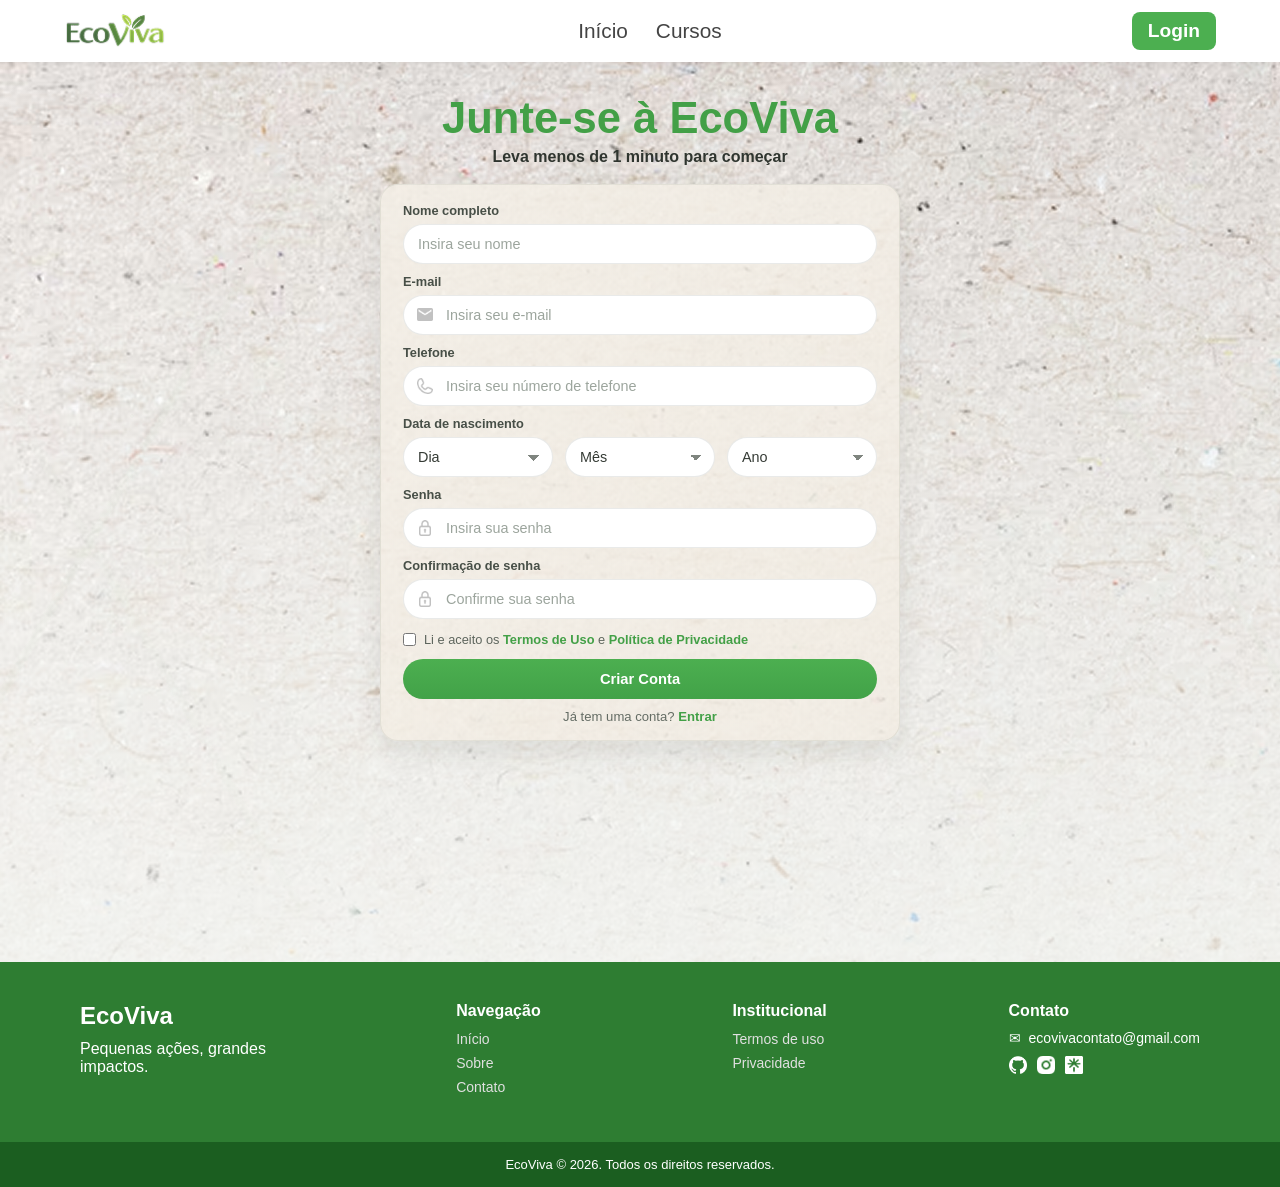
<file: pages/cadastro.html>
<!doctype html>
<html lang="pt-br">
  <head>
    <meta charset="UTF-8" />
    <meta name="viewport" content="width=device-width, initial-scale=1.0" />

    <link rel="stylesheet" href="../css/global.css" />
    <link rel="stylesheet" href="../css/header.css" />
    <link rel="stylesheet" href="../css/footer.css" />
    <link rel="stylesheet" href="../css/cadastro.css" />

    <title>Cadastro | EcoViva</title>
  </head>

  <body>
    <div id="header"></div>

    <main class="register-page">
      <section class="register-section">
        <div class="container">
          <div class="register-header">
            <h1>Junte-se à EcoViva</h1>
            <p>Leva menos de 1 minuto para começar</p>
          </div>

          <div class="register-card">
            <form class="register-form" id="registerForm">
              <div class="form-group">
                <label for="fullName">Nome completo</label>
                <input
                  type="text"
                  id="fullName"
                  name="fullName"
                  placeholder="Insira seu nome"
                />
              </div>

              <div class="form-group">
                <label for="email">E-mail</label>
                <div class="input-with-icon">
                  <span class="input-icon">
                    <img
                      src="../assets/cadastro_login/icons/mail-icon.png"
                      alt="Ícone de e-mail"
                    />
                  </span>
                  <input
                    type="email"
                    id="email"
                    name="email"
                    placeholder="Insira seu e-mail"
                  />
                </div>
              </div>

              <div class="form-group">
                <label for="phone">Telefone</label>
                <div class="input-with-icon">
                  <span class="input-icon">
                    <img
                      src="../assets/cadastro_login/icons/phone-icon.png"
                      alt="Ícone de telefone"
                    />
                  </span>
                  <input
                    type="tel"
                    id="phone"
                    name="phone"
                    placeholder="Insira seu número de telefone"
                  />
                </div>
              </div>

              <div class="form-group">
                <label>Data de nascimento</label>
                <div class="birthdate-row">
                  <select name="day" id="day">
                    <option value="">Dia</option>
                    <option>01</option>
                    <option>02</option>
                    <option>03</option>
                    <option>04</option>
                    <option>05</option>
                    <option>06</option>
                    <option>07</option>
                    <option>08</option>
                    <option>09</option>
                    <option>10</option>
                    <option>11</option>
                    <option>12</option>
                    <option>13</option>
                    <option>14</option>
                    <option>15</option>
                    <option>16</option>
                    <option>17</option>
                    <option>18</option>
                    <option>19</option>
                    <option>20</option>
                    <option>21</option>
                    <option>22</option>
                    <option>23</option>
                    <option>24</option>
                    <option>25</option>
                    <option>26</option>
                    <option>27</option>
                    <option>28</option>
                    <option>29</option>
                    <option>30</option>
                    <option>31</option>
                  </select>

                  <select name="month" id="month">
                    <option value="">Mês</option>
                    <option>Janeiro</option>
                    <option>Fevereiro</option>
                    <option>Março</option>
                    <option>Abril</option>
                    <option>Maio</option>
                    <option>Junho</option>
                    <option>Julho</option>
                    <option>Agosto</option>
                    <option>Setembro</option>
                    <option>Outubro</option>
                    <option>Novembro</option>
                    <option>Dezembro</option>
                  </select>

                  <select name="year" id="year">
                    <option value="">Ano</option>
                    <option>2010</option>
                    <option>2009</option>
                    <option>2008</option>
                    <option>2007</option>
                    <option>2006</option>
                    <option>2005</option>
                    <option>2004</option>
                    <option>2003</option>
                    <option>2002</option>
                    <option>2001</option>
                    <option>2000</option>
                    <option>1999</option>
                    <option>1998</option>
                    <option>1997</option>
                    <option>1996</option>
                    <option>1995</option>
                    <option>1994</option>
                    <option>1993</option>
                    <option>1992</option>
                    <option>1991</option>
                    <option>1990</option>
                  </select>
                </div>
              </div>

              <div class="form-group">
                <label for="password">Senha</label>
                <div class="input-with-icon input-password">
                  <span class="input-icon">
                    <img
                      src="../assets/cadastro_login/icons/icon-lock.png"
                      alt="Ícone de cadeado"
                    />
                  </span>
                  <input
                    type="password"
                    id="password"
                    name="password"
                    placeholder="Insira sua senha"
                  />
                  <button
                    type="button"
                    class="toggle-password"
                    data-target="password"
                    aria-label="Mostrar ou ocultar senha"
                  ></button>
                </div>
              </div>

              <div class="form-group">
                <label for="confirmPassword">Confirmação de senha</label>
                <div class="input-with-icon input-password">
                  <span class="input-icon">
                    <img
                      src="../assets/cadastro_login/icons/icon-lock.png"
                      alt="Ícone de cadeado"
                    />
                  </span>
                  <input
                    type="password"
                    id="confirmPassword"
                    name="confirmPassword"
                    placeholder="Confirme sua senha"
                  />
                  <button
                    type="button"
                    class="toggle-password"
                    data-target="confirmPassword"
                    aria-label="Mostrar ou ocultar senha"
                  ></button>
                </div>
              </div>

              <div class="terms-group">
                <label class="checkbox-row">
                  <input type="checkbox" name="terms" />
                  <span>
                    Li e aceito os
                    <a href="../pages/termos.html">Termos de Uso</a>
                    e
                    <a href="../pages/privacidade.html"
                      >Política de Privacidade</a
                    >
                  </span>
                </label>
              </div>

              <button type="submit" class="submit-button">Criar Conta</button>

              <p class="login-link">
                Já tem uma conta?
                <a href="../pages/login.html">Entrar</a>
              </p>
            </form>
          </div>
        </div>
      </section>
    </main>

    <div id="footer"></div>

    <script src="../js/include.js"></script>
    <script src="../js/cadastro.js"></script>
  </body>
</html>
</file>
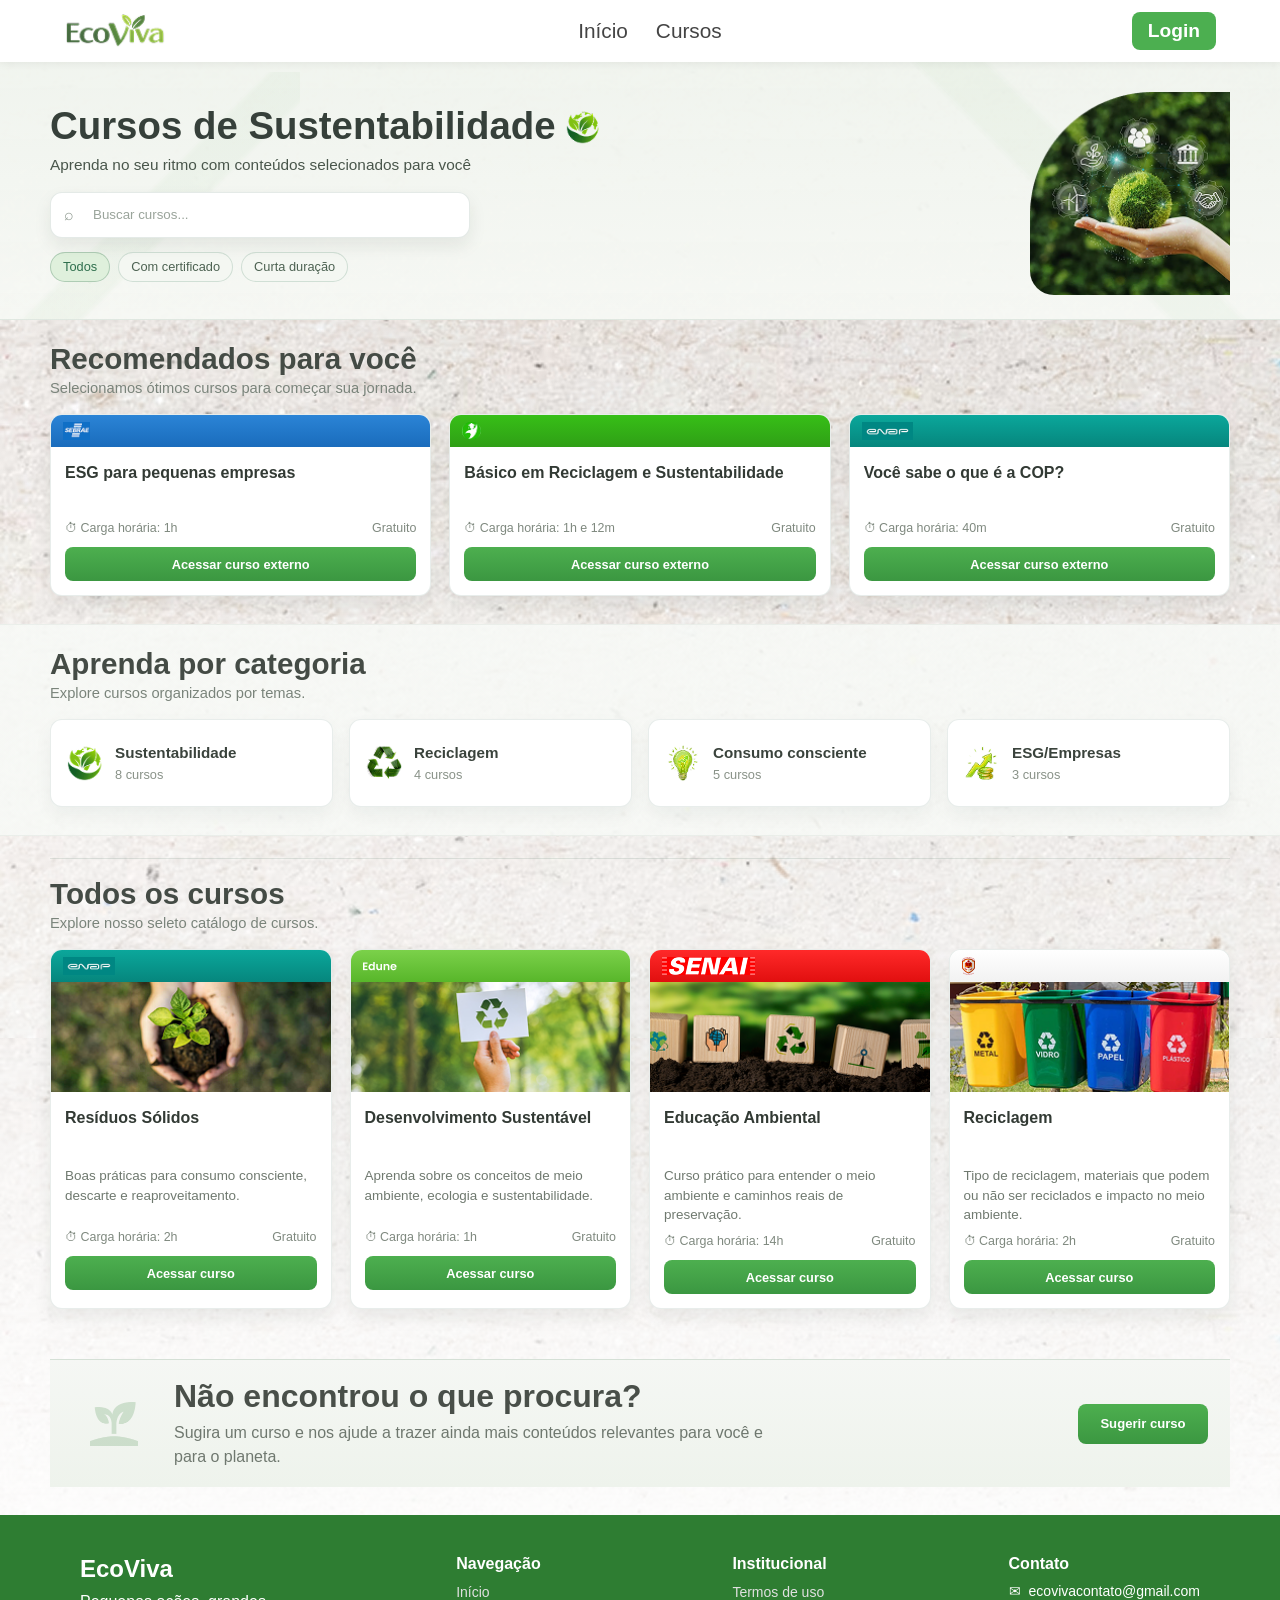
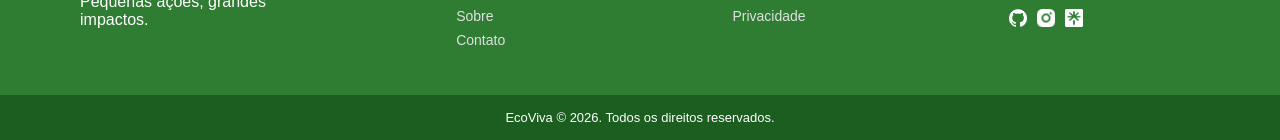
<file: pages/cursos.html>
<!doctype html>
<html lang="pt-br">
  <head>
    <meta charset="UTF-8" />
    <meta name="viewport" content="width=device-width, initial-scale=1.0" />

    <link rel="stylesheet" href="/css/global.css" />
    <link rel="stylesheet" href="/css/header.css" />
    <link rel="stylesheet" href="/css/footer.css" />
    <link rel="stylesheet" href="/css/cursos.css" />

    <title>Cursos | EcoViva</title>
  </head>

  <body>
    <div id="header"></div>

    <main class="courses-page">
      <section class="courses-hero">
        <div class="container courses-hero-content">
          <div class="courses-hero-text">
            <div class="title-row">
              <h1>Cursos de Sustentabilidade</h1>
              <img
                src="/assets/cursos/icons/sustentabilidade.png"
                alt="Ícone de folha"
                class="title-icon"
              />
            </div>

            <p>Aprenda no seu ritmo com conteúdos selecionados para você</p>

            <form class="search-box" action="#" method="get">
              <span class="search-icon">⌕</span>
              <input
                type="text"
                name="busca"
                placeholder="Buscar cursos..."
                aria-label="Buscar cursos"
              />
            </form>

            <div class="filter-tags">
              <button class="filter-tag active" type="button">Todos</button>
              <button class="filter-tag" type="button">Com certificado</button>
              <button class="filter-tag" type="button">Curta duração</button>
            </div>
          </div>

          <div class="courses-hero-image">
            <img
              src="/assets/cursos/thumbs/hero-side-image.png"
              alt="Pessoa segurando uma muda com ícones sustentáveis"
            />
          </div>
        </div>
      </section>

      <section class="recommended-section">
        <div class="container">
          <div class="section-header">
            <h2>Recomendados para você</h2>
            <p>Selecionamos ótimos cursos para começar sua jornada.</p>
          </div>

          <div class="course-card-grid course-card-grid--three">
            <article class="course-card">
              <div class="course-card-brand brand-blue">
                <img
                  src="/assets/cursos/logos/logo-sebrae.png"
                  alt="Logo Sebrae"
                />
              </div>

              <div class="course-card-body">
                <h3>ESG para pequenas empresas</h3>

                <div class="course-card-meta">
                  <span>⏱ Carga horária: 1h</span>
                  <span>Gratuito</span>
                </div>

                <a
                  href="https://sebrae.com.br/Sebrae/Portal%20Sebrae/Arquivos/e-book_esg_pequenas_empresas_negocios_sustentaveis.pdf"
                  class="course-button"
                  >Acessar curso externo</a
                >
              </div>
            </article>

            <article class="course-card">
              <div class="course-card-brand brand-green">
                <img
                  src="/assets/cursos/logos/profec-logo.png"
                  alt="Logo Cursos Profec"
                />
              </div>

              <div class="course-card-body">
                <h3>Básico em Reciclagem e Sustentabilidade</h3>

                <div class="course-card-meta">
                  <span>⏱ Carga horária: 1h e 12m</span>
                  <span>Gratuito</span>
                </div>

                <a
                  href="https://www.profec.com.br/curso/curso-gratuito-de-basico-em-reciclagem-e-sustentabilidadehttps://sebrae.com.br/Sebrae/Portal%20Sebrae/Arquivos/e-book_esg_pequenas_empresas_negocios_sustentaveis.pdf"
                  class="course-button"
                  >Acessar curso externo</a
                >
              </div>
            </article>

            <article class="course-card">
              <div class="course-card-brand brand-teal">
                <img src="/assets/cursos/logos/enap-logo.png" alt="Logo ENAP" />
              </div>

              <div class="course-card-body">
                <h3>Você sabe o que é a COP?</h3>

                <div class="course-card-meta">
                  <span>⏱ Carga horária: 40m</span>
                  <span>Gratuito</span>
                </div>

                <a
                  href="https://cop30.br/pt-br/sobre-a-cop30/o-que-e-a-cop"
                  class="course-button"
                  >Acessar curso externo</a
                >
              </div>
            </article>
          </div>
        </div>
      </section>

      <section class="categories-section">
        <div class="container">
          <div class="section-header">
            <h2>Aprenda por categoria</h2>
            <p>Explore cursos organizados por temas.</p>
          </div>

          <div class="categories-grid">
            <a href="#" class="category-card">
              <img
                src="/assets/cursos/icons/sustentabilidade.png"
                alt="Ícone de sustentabilidade"
              />
              <div>
                <strong>Sustentabilidade</strong>
                <span>8 cursos</span>
              </div>
            </a>

            <a href="#" class="category-card">
              <img
                src="/assets/cursos/icons/reciclagem.png"
                alt="Ícone de reciclagem"
              />
              <div>
                <strong>Reciclagem</strong>
                <span>4 cursos</span>
              </div>
            </a>

            <a href="#" class="category-card">
              <img
                src="/assets/cursos/icons/ideia.png"
                alt="Ícone de consumo consciente"
              />
              <div>
                <strong>Consumo consciente</strong>
                <span>5 cursos</span>
              </div>
            </a>

            <a href="#" class="category-card">
              <img
                src="/assets/cursos/icons/stonks.png"
                alt="Ícone de ESG e empresas"
              />
              <div>
                <strong>ESG/Empresas</strong>
                <span>3 cursos</span>
              </div>
            </a>
          </div>
        </div>
      </section>

      <section class="all-courses-section">
        <div class="container">
          <div class="section-header section-header--with-line">
            <h2>Todos os cursos</h2>
            <p>Explore nosso seleto catálogo de cursos.</p>
          </div>

          <div class="course-card-grid course-card-grid--four">
            <article class="course-card">
              <div class="course-card-brand brand-teal">
                <img src="/assets/cursos/logos/enap-logo.png" alt="Logo ENAP" />
              </div>

              <div class="course-card-thumb">
                <img
                  src="/assets/cursos/thumbs/residuos-solidos-thumb.png"
                  alt="Imagem do curso Resíduos Sólidos"
                />
              </div>

              <div class="course-card-body">
                <h3>Resíduos Sólidos</h3>
                <p>
                  Boas práticas para consumo consciente, descarte e
                  reaproveitamento.
                </p>

                <div class="course-card-meta">
                  <span>⏱ Carga horária: 2h</span>
                  <span>Gratuito</span>
                </div>

                <a
                  href="https://www.escolavirtual.gov.br/curso/1356"
                  class="course-button"
                  >Acessar curso</a
                >
              </div>
            </article>

            <article class="course-card">
              <div class="course-card-brand brand-lime">
                <img src="/assets/cursos/logos/Edune.png" alt="Logo Edune" />
              </div>

              <div class="course-card-thumb">
                <img
                  src="/assets/cursos/thumbs/desenvolvimento-sustentavel-thumb.png"
                  alt="Imagem do curso Desenvolvimento Sustentável"
                />
              </div>

              <div class="course-card-body">
                <h3>Desenvolvimento Sustentável</h3>
                <p>
                  Aprenda sobre os conceitos de meio ambiente, ecologia e
                  sustentabilidade.
                </p>

                <div class="course-card-meta">
                  <span>⏱ Carga horária: 1h</span>
                  <span>Gratuito</span>
                </div>

                <a
                  href="https://www.edunecursos.com.br/curso/curso-online-gratis-desenvolvimento-sustentavel "
                  class="course-button"
                  >Acessar curso</a
                >
              </div>
            </article>

            <article class="course-card">
              <div class="course-card-brand brand-red">
                <img src="/assets/cursos/logos/senai.png" alt="Logo SENAI" />
              </div>

              <div class="course-card-thumb">
                <img
                  src="/assets/cursos/thumbs/educacao-ambiental-thumb.png"
                  alt="Imagem do curso Educação Ambiental"
                />
              </div>

              <div class="course-card-body">
                <h3>Educação Ambiental</h3>
                <p>
                  Curso prático para entender o meio ambiente e caminhos reais
                  de preservação.
                </p>

                <div class="course-card-meta">
                  <span>⏱ Carga horária: 14h</span>
                  <span>Gratuito</span>
                </div>

                <a
                  href="https://www.sp.senai.br/cursos/cursos-livres/meio-ambiente-saude-e-seguranca-do-trabalho"
                  class="course-button"
                  >Acessar curso</a
                >
              </div>
            </article>

            <article class="course-card">
              <div class="course-card-brand brand-white">
                <img
                  src="/assets/cursos/logos/abeline.png"
                  alt="Logo Cetelem"
                />
              </div>

              <div class="course-card-thumb">
                <img
                  src="/assets/cursos/thumbs/reciclagem-thumb.png"
                  alt="Imagem do curso Reciclagem"
                />
              </div>

              <div class="course-card-body">
                <h3>Reciclagem</h3>
                <p>
                  Tipo de reciclagem, materiais que podem ou não ser reciclados
                  e impacto no meio ambiente.
                </p>

                <div class="course-card-meta">
                  <span>⏱ Carga horária: 2h</span>
                  <span>Gratuito</span>
                </div>

                <a
                  href="https://cursosabeline.com.br/curso/gratis/desenvolvimento-sustentavel"
                  class="course-button"
                  >Acessar curso</a
                >
              </div>
            </article>
          </div>
        </div>
      </section>

      <section class="suggestion-section">
        <div class="container">
          <div class="suggestion-box">
            <div class="suggestion-icon">
              <img
                src="/assets/cursos/icons/arvore.png"
                alt="Ícone de planta"
              />
            </div>

            <div class="suggestion-content">
              <h2>Não encontrou o que procura?</h2>
              <p>
                Sugira um curso e nos ajude a trazer ainda mais conteúdos
                relevantes para você e para o planeta.
              </p>
            </div>

            <a href="#" class="suggestion-button">Sugerir curso</a>
          </div>
        </div>
      </section>
    </main>

    <div id="footer"></div>

    <script src="/js/include.js"></script>
    <script src="/js/cursos.js"></script>
  </body>
</html>
</file>
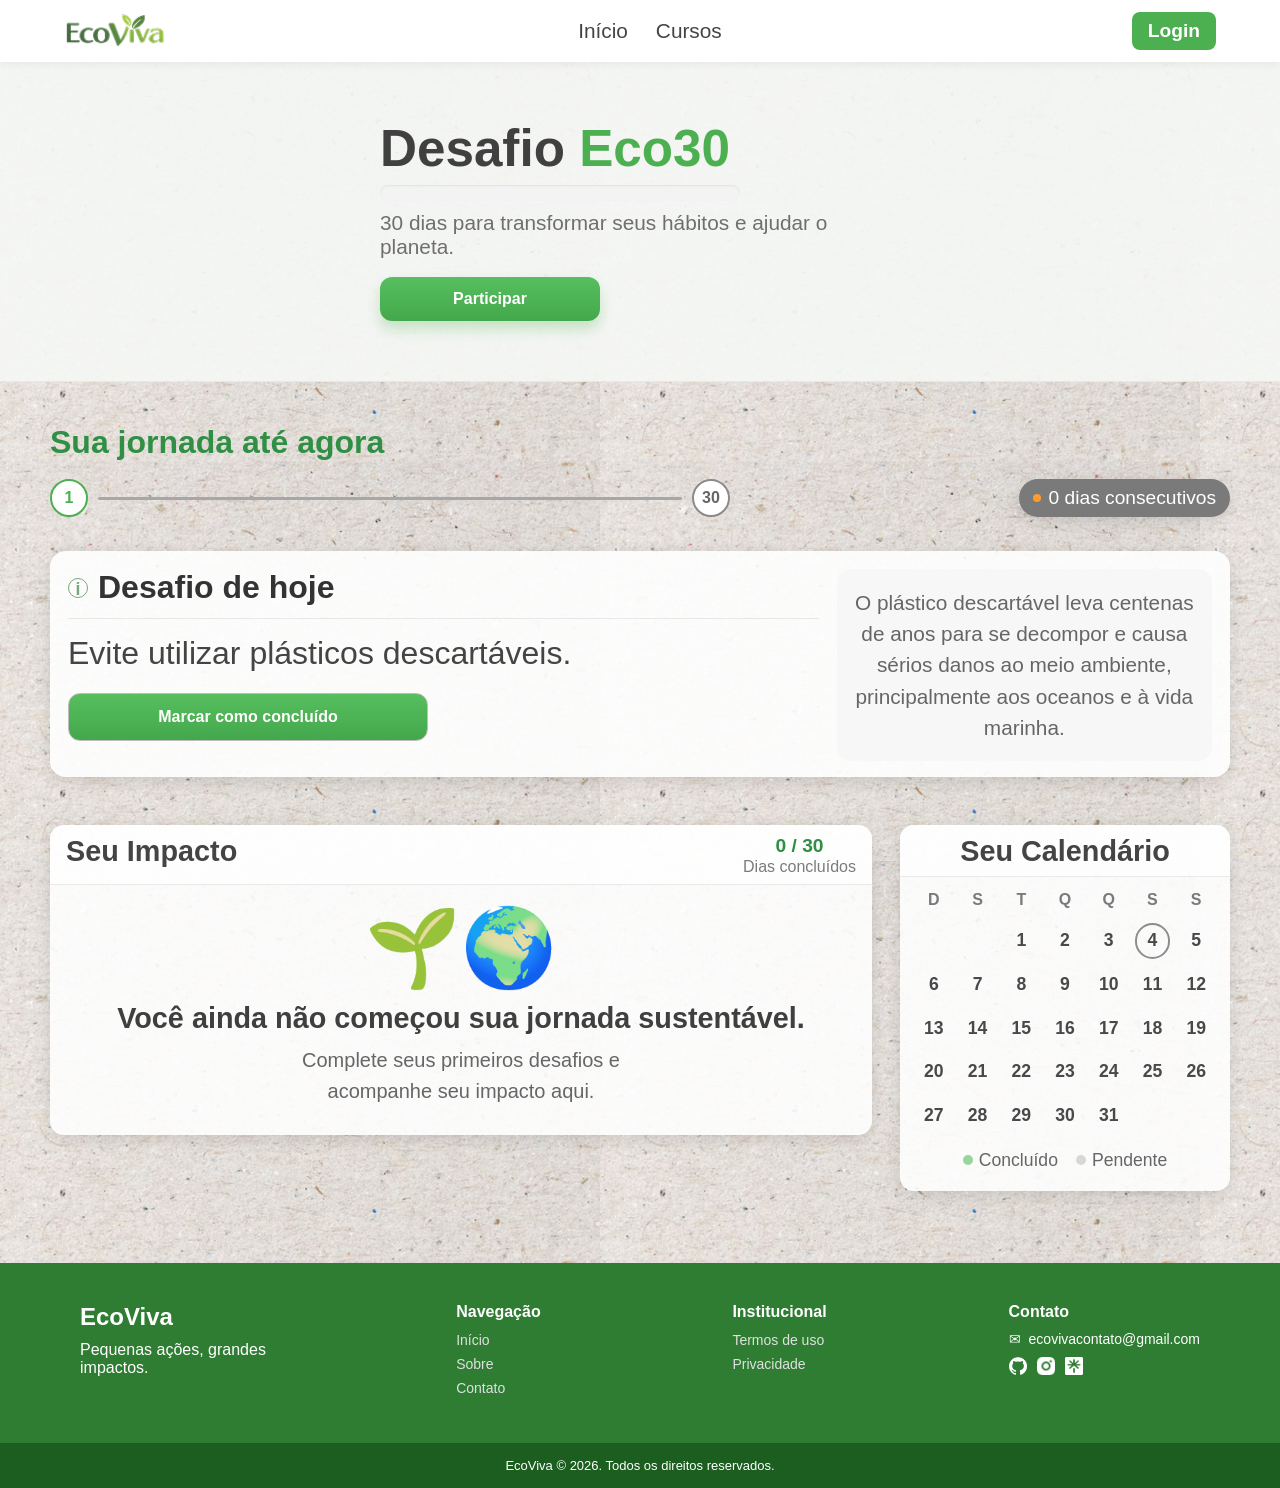
<file: pages/eco30.html>
<!doctype html>
<html lang="pt-br">
  <head>
    <meta charset="UTF-8" />
    <meta name="viewport" content="width=device-width, initial-scale=1.0" />

    <link rel="stylesheet" href="../css/global.css" />
    <link rel="stylesheet" href="../css/header.css" />
    <link rel="stylesheet" href="../css/footer.css" />
    <link rel="stylesheet" href="../css/eco30.css" />

    <title>Desafio Eco30 | EcoViva</title>
  </head>

  <body>
    <div id="header"></div>

    <main class="eco30-page">
      <section class="eco30-hero">
        <div class="container">
          <div class="eco30-hero__content">
            <h1 class="eco30-hero__title">Desafio <span>Eco30</span></h1>

            <div
              class="eco30-hero__progress"
              role="progressbar"
              aria-valuemin="0"
              aria-valuemax="30"
              aria-valuenow="0"
              aria-label="Progresso do desafio Eco30"
            >
              <div
                class="eco30-hero__progress-fill"
                id="heroProgressFill"
              ></div>
            </div>

            <p class="eco30-hero__text">
              30 dias para transformar seus hábitos e ajudar o planeta.
            </p>

            <button
              class="eco30-hero__button"
              id="joinChallengeButton"
              type="button"
            >
              Participar
            </button>
          </div>
        </div>
      </section>

      <section class="eco30-content">
        <div class="container">
          <section class="journey" aria-labelledby="journeyTitle">
            <h2 id="journeyTitle" class="journey__title">
              Sua jornada até agora
            </h2>

            <div class="journey__top">
              <div class="journey__track">
                <div
                  class="journey__step journey__step--active"
                  id="journeyStepStart"
                >
                  <span id="journeyStepStartText">1</span>
                </div>

                <div class="journey__line">
                  <div class="journey__line-fill" id="journeyLineFill"></div>
                </div>

                <div class="journey__step" id="journeyStepEnd">
                  <span>30</span>
                </div>
              </div>

              <div class="journey__badge" id="streakBadge">
                <span class="journey__badge-dot"></span>
                <span id="streakText">0 dias consecutivos</span>
              </div>
            </div>
          </section>

          <section class="challenge-card" aria-labelledby="challengeTitle">
            <div class="challenge-card__main">
              <div class="challenge-card__header">
                <span class="challenge-card__icon">i</span>
                <h3 id="challengeTitle">Desafio de hoje</h3>
              </div>

              <p class="challenge-card__task" id="currentChallengeTitle">
                Evite utilizar plásticos descartáveis.
              </p>

              <button
                class="challenge-card__button"
                id="completeChallengeButton"
                type="button"
              >
                Marcar como concluído
              </button>
            </div>

            <aside class="challenge-card__info" id="challengeFeedbackBox">
              <p id="challengeFeedbackText">
                O plástico descartável leva centenas de anos para se decompor e
                causa sérios danos ao meio ambiente, principalmente aos oceanos
                e à vida marinha.
              </p>
            </aside>
          </section>

          <section class="eco30-dashboard">
            <article class="dashboard-card impact-card">
              <div class="dashboard-card__header">
                <h3>Seu Impacto</h3>

                <div class="dashboard-card__counter">
                  <div class="dashboard-card__counter-top">
                    <span id="impactCount">0</span>
                    <span>/ 30</span>
                  </div>
                  <small>Dias concluídos</small>
                </div>
              </div>

              <div class="impact-card__content">
                <div class="impact-card__illustration" aria-hidden="true">
                  🌱🌍
                </div>

                <h4 id="impactTitle">
                  Você ainda não começou sua jornada sustentável.
                </h4>

                <p id="impactDescription">
                  Complete seus primeiros desafios e acompanhe seu impacto aqui.
                </p>
              </div>
            </article>

            <article class="dashboard-card calendar-card">
              <div
                class="dashboard-card__header dashboard-card__header--center"
              >
                <h3>Seu Calendário</h3>
              </div>

              <div class="calendar-card__weekdays" aria-hidden="true">
                <span>D</span>
                <span>S</span>
                <span>T</span>
                <span>Q</span>
                <span>Q</span>
                <span>S</span>
                <span>S</span>
              </div>

              <div class="calendar-card__grid" id="calendarGrid"></div>

              <div class="calendar-card__legend">
                <div class="calendar-card__legend-item">
                  <span
                    class="calendar-card__legend-dot calendar-card__legend-dot--done"
                  ></span>
                  <span>Concluído</span>
                </div>

                <div class="calendar-card__legend-item">
                  <span
                    class="calendar-card__legend-dot calendar-card__legend-dot--pending"
                  ></span>
                  <span>Pendente</span>
                </div>
              </div>
            </article>
          </section>
        </div>
      </section>
    </main>

    <div id="footer"></div>

    <script src="../js/include.js"></script>
    <script src="../js/eco30.js"></script>
  </body>
</html>
</file>
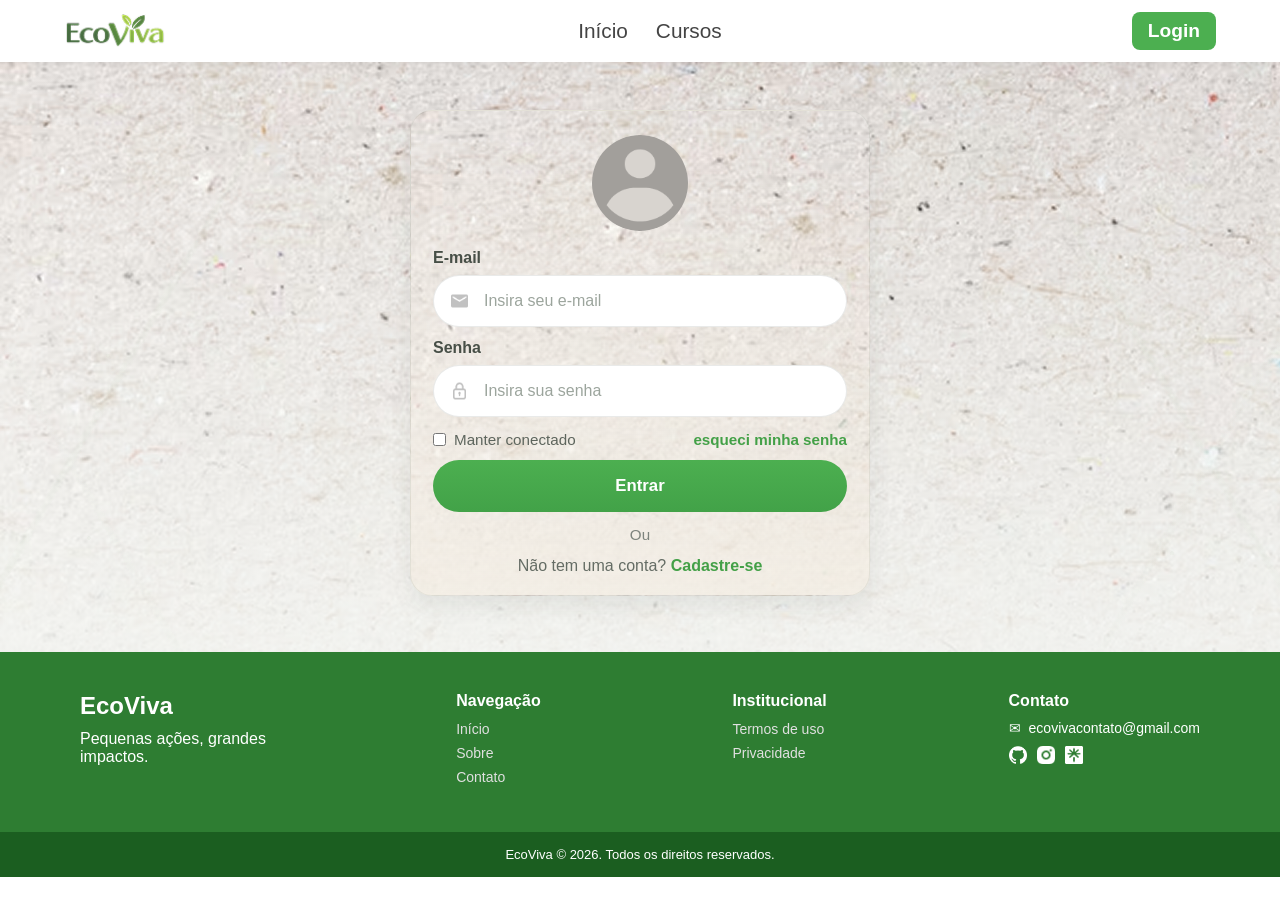
<file: pages/login.html>
<!doctype html>
<html lang="pt-br">
  <head>
    <meta charset="UTF-8" />
    <meta name="viewport" content="width=device-width, initial-scale=1.0" />

    <link rel="stylesheet" href="../css/global.css" />
    <link rel="stylesheet" href="../css/header.css" />
    <link rel="stylesheet" href="../css/footer.css" />
    <link rel="stylesheet" href="../css/login.css" />

    <title>Login | EcoViva</title>
  </head>

  <body class="auth-page">
    <div id="header"></div>

    <main class="login-page">
      <section class="login-section">
        <div class="container">
          <div class="login-wrapper">
            <div class="login-card">
              <div class="login-avatar">
                <img
                  src="/assets/cadastro_login/icons/user.png"
                  alt="Ícone de usuário"
                />
              </div>

              <form class="login-form" id="loginForm">
                <div class="form-group">
                  <label for="email">E-mail</label>
                  <div class="input-with-icon">
                    <span class="input-icon">
                      <img
                        src="/assets/cadastro_login/icons/mail-icon.png"
                        alt="Ícone de e-mail"
                      />
                    </span>
                    <input
                      type="email"
                      id="email"
                      name="email"
                      placeholder="Insira seu e-mail"
                    />
                  </div>
                </div>

                <div class="form-group">
                  <label for="password">Senha</label>
                  <div class="input-with-icon input-password">
                    <span class="input-icon">
                      <img
                        src="/assets/cadastro_login/icons/icon-lock.png"
                        alt="Ícone de cadeado"
                      />
                    </span>
                    <input
                      type="password"
                      id="password"
                      name="password"
                      placeholder="Insira sua senha"
                    />
                  </div>
                </div>

                <div class="login-options">
                  <label class="remember-me">
                    <input type="checkbox" name="remember" />
                    <span>Manter conectado</span>
                  </label>

                  <a href="#" class="forgot-password">esqueci minha senha</a>
                </div>

                <button type="submit" class="login-button">Entrar</button>

                <div class="divider">
                  <span>Ou</span>
                </div>

                <p class="signup-link">
                  Não tem uma conta?
                  <a href="../pages/cadastro.html">Cadastre-se</a>
                </p>
              </form>
            </div>
          </div>
        </div>
      </section>
    </main>

    <div id="footer"></div>

    <script src="../js/include.js"></script>
    <script src="../js/login.js"></script>
  </body>
</html>
</file>
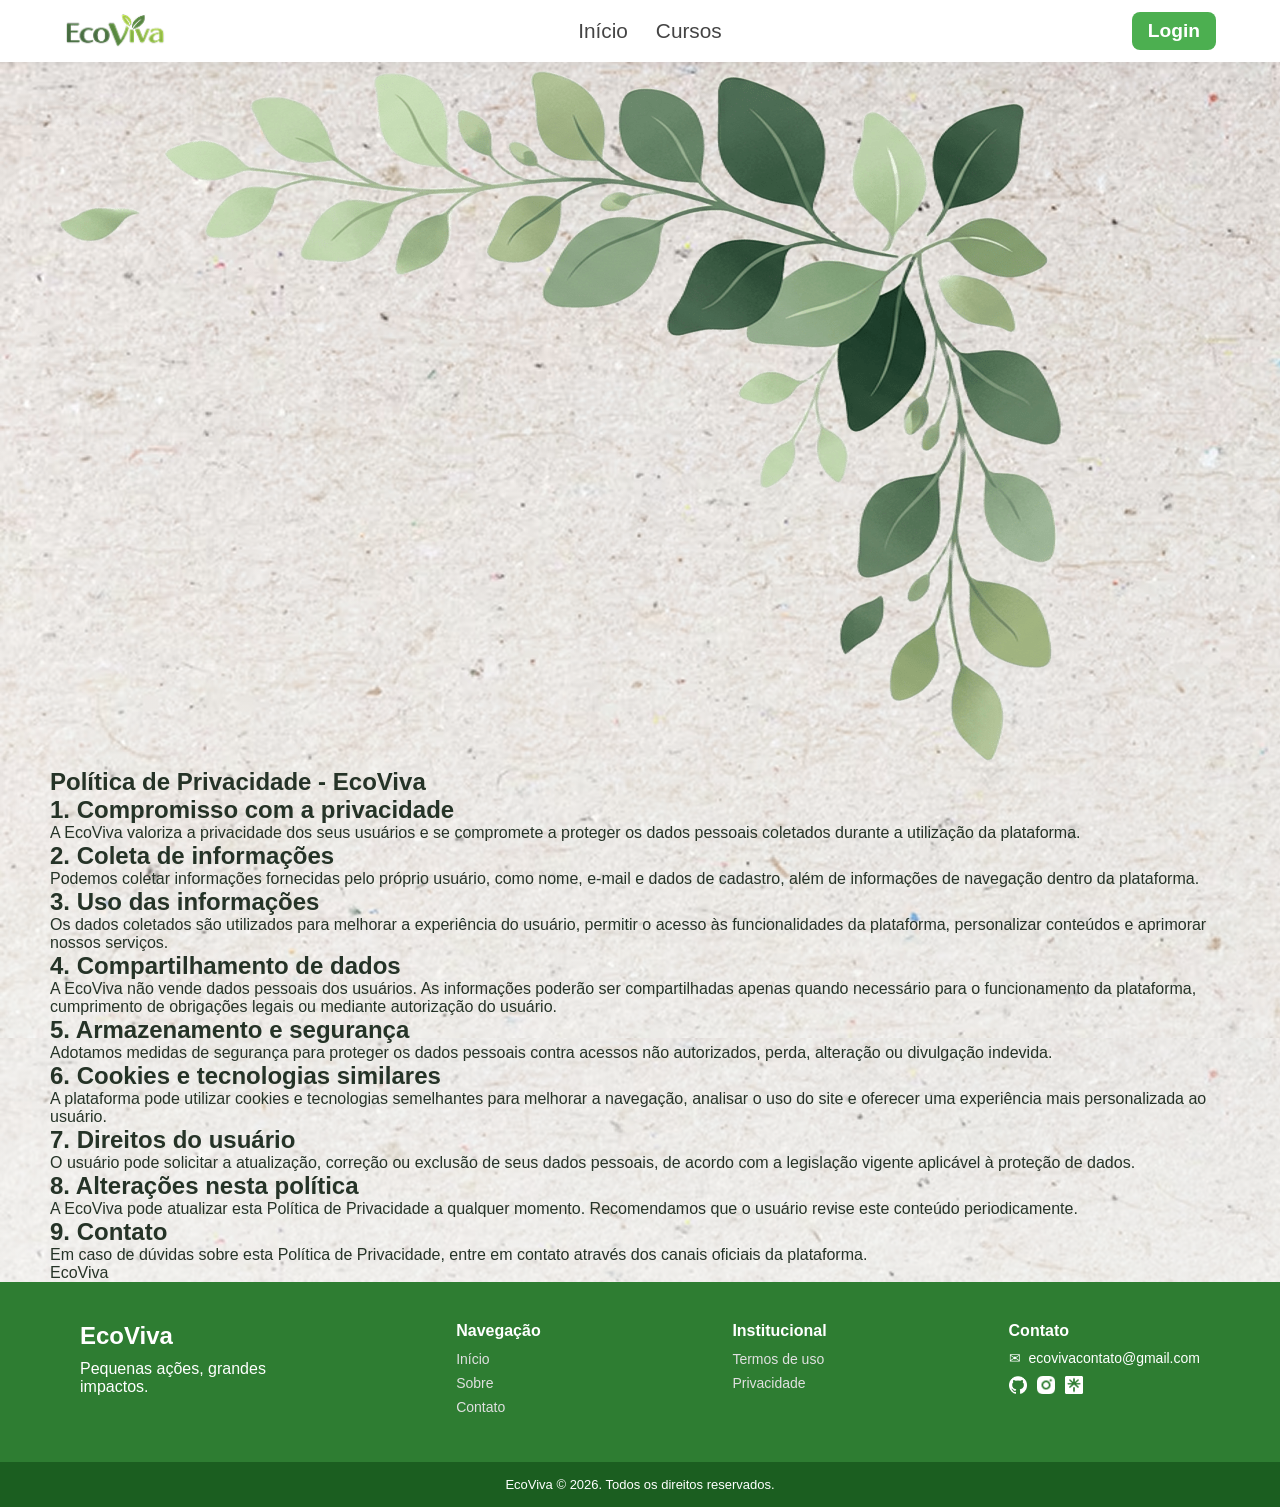
<file: pages/privacidade.html>
<!doctype html>
<html lang="pt-br">
  <head>
    <meta charset="UTF-8" />
    <meta name="viewport" content="width=device-width, initial-scale=1.0" />

    <link rel="stylesheet" href="/css/global.css" />
    <link rel="stylesheet" href="/css/header.css" />
    <link rel="stylesheet" href="/css/footer.css" />
    <link rel="stylesheet" href="/css/privacidade.css" />

    <title>Política de Privacidade | EcoViva</title>
  </head>

  <body>
    <div id="header"></div>

    <main class="privacy-page">
      <section class="privacy container">
        <img
          class="privacy__leaf"
          src="/assets/privacidade/leaf-decoration.png"
          alt="Folhagem decorativa"
        />

        <div class="privacy__content">
          <h1>Política de Privacidade - EcoViva</h1>

          <div class="privacy__section">
            <h2>1. Compromisso com a privacidade</h2>
            <p>
              A EcoViva valoriza a privacidade dos seus usuários e se compromete
              a proteger os dados pessoais coletados durante a utilização da
              plataforma.
            </p>
          </div>

          <div class="privacy__section">
            <h2>2. Coleta de informações</h2>
            <p>
              Podemos coletar informações fornecidas pelo próprio usuário, como
              nome, e-mail e dados de cadastro, além de informações de navegação
              dentro da plataforma.
            </p>
          </div>

          <div class="privacy__section">
            <h2>3. Uso das informações</h2>
            <p>
              Os dados coletados são utilizados para melhorar a experiência do
              usuário, permitir o acesso às funcionalidades da plataforma,
              personalizar conteúdos e aprimorar nossos serviços.
            </p>
          </div>

          <div class="privacy__section">
            <h2>4. Compartilhamento de dados</h2>
            <p>
              A EcoViva não vende dados pessoais dos usuários. As informações
              poderão ser compartilhadas apenas quando necessário para o
              funcionamento da plataforma, cumprimento de obrigações legais ou
              mediante autorização do usuário.
            </p>
          </div>

          <div class="privacy__section">
            <h2>5. Armazenamento e segurança</h2>
            <p>
              Adotamos medidas de segurança para proteger os dados pessoais
              contra acessos não autorizados, perda, alteração ou divulgação
              indevida.
            </p>
          </div>

          <div class="privacy__section">
            <h2>6. Cookies e tecnologias similares</h2>
            <p>
              A plataforma pode utilizar cookies e tecnologias semelhantes para
              melhorar a navegação, analisar o uso do site e oferecer uma
              experiência mais personalizada ao usuário.
            </p>
          </div>

          <div class="privacy__section">
            <h2>7. Direitos do usuário</h2>
            <p>
              O usuário pode solicitar a atualização, correção ou exclusão de
              seus dados pessoais, de acordo com a legislação vigente aplicável
              à proteção de dados.
            </p>
          </div>

          <div class="privacy__section">
            <h2>8. Alterações nesta política</h2>
            <p>
              A EcoViva pode atualizar esta Política de Privacidade a qualquer
              momento. Recomendamos que o usuário revise este conteúdo
              periodicamente.
            </p>
          </div>

          <div class="privacy__section">
            <h2>9. Contato</h2>
            <p>
              Em caso de dúvidas sobre esta Política de Privacidade, entre em
              contato através dos canais oficiais da plataforma.
            </p>
          </div>

          <div class="privacy__brand">EcoViva</div>
        </div>
      </section>
    </main>

    <div id="footer"></div>

    <script src="/js/header.js"></script>
    <script src="/js/include.js"></script>
  </body>
</html>
</file>
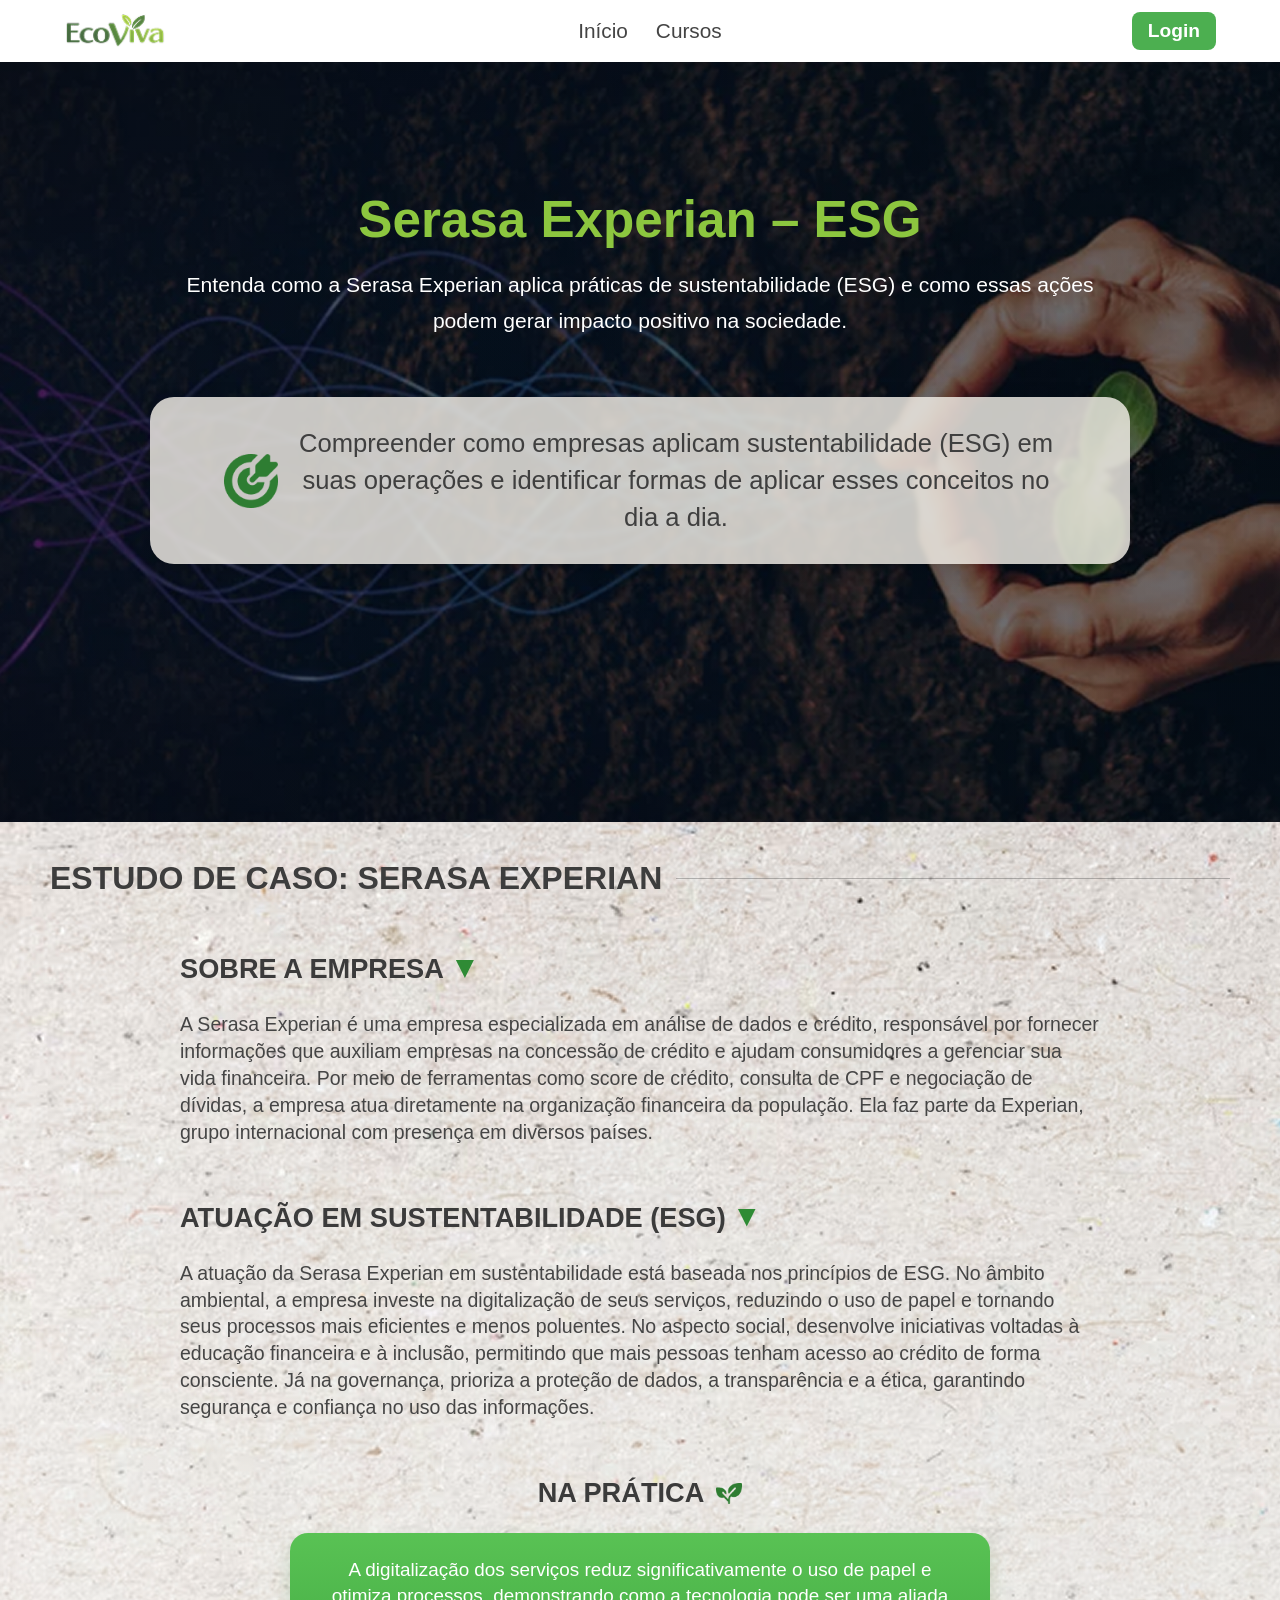
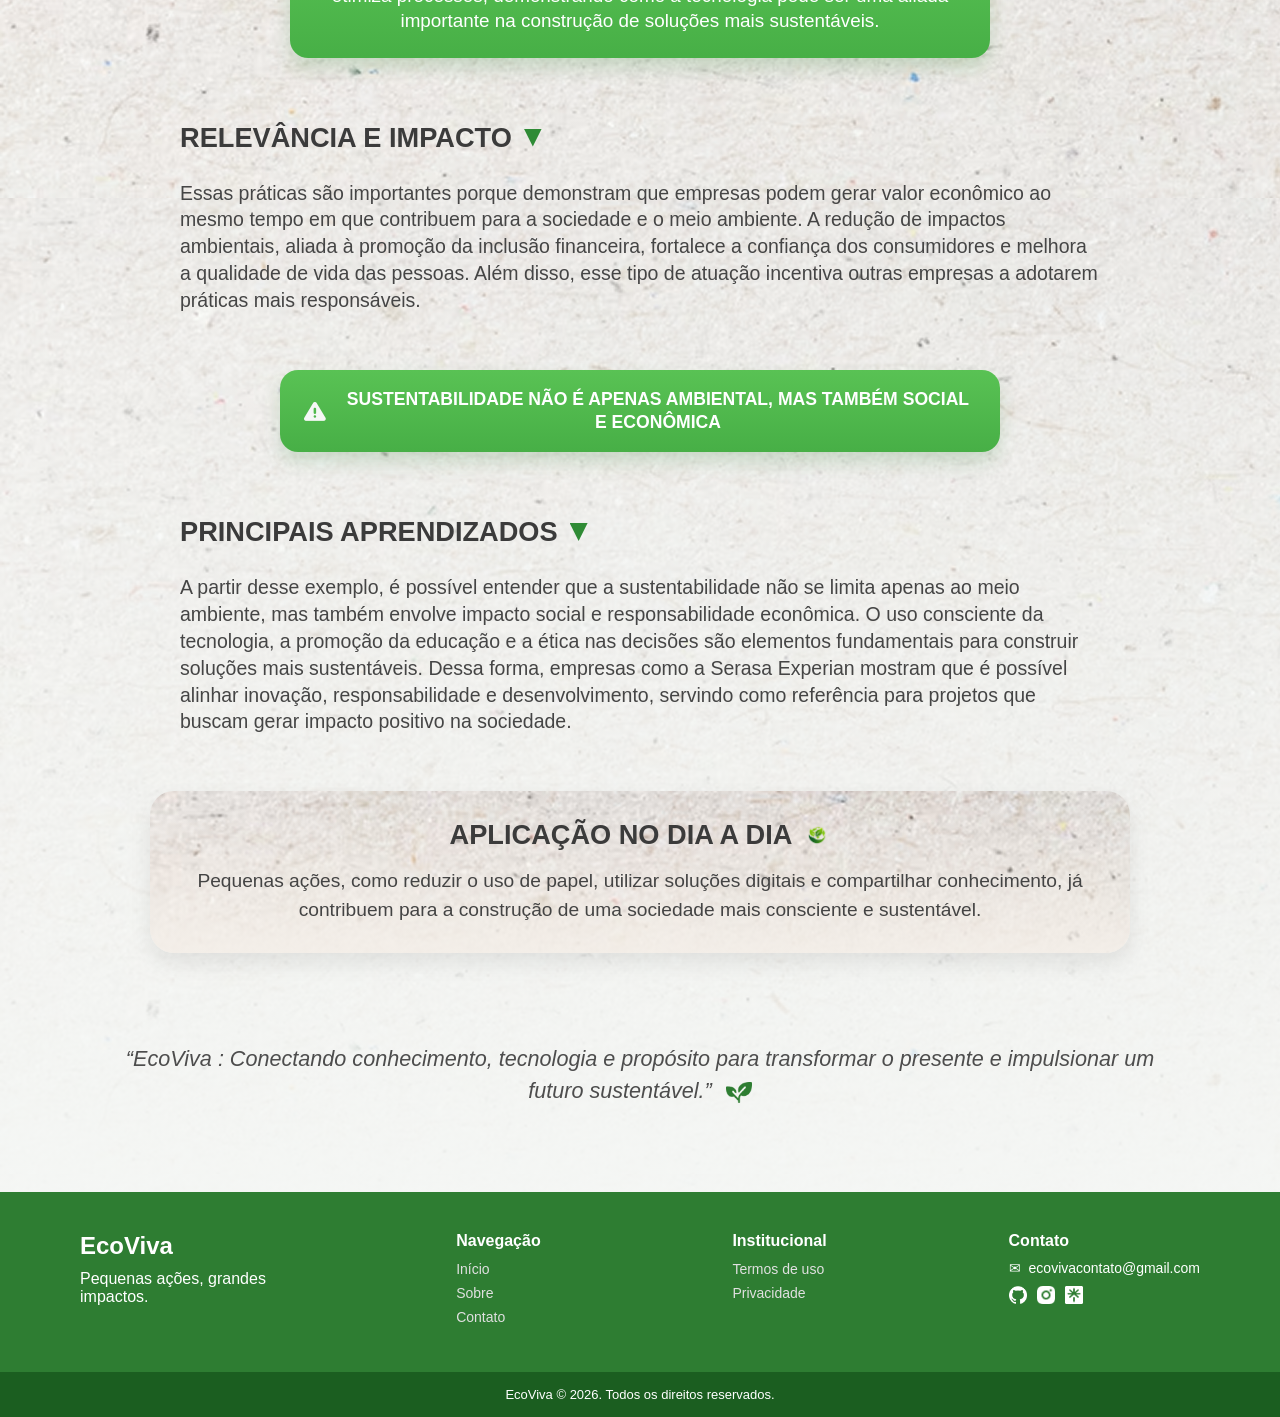
<file: pages/serasa.html>
<!doctype html>
<html lang="pt-br">
  <head>
    <meta charset="UTF-8" />
    <meta name="viewport" content="width=device-width, initial-scale=1.0" />

    <link rel="stylesheet" href="/css/global.css" />
    <link rel="stylesheet" href="/css/header.css" />
    <link rel="stylesheet" href="/css/footer.css" />
    <link rel="stylesheet" href="/css/serasa.css" />

    <title>Serasa Experian - ESG | EcoViva</title>
  </head>

  <body>
    <div id="header"></div>

    <main class="serasa-page">
      <section class="serasa-hero">
        <div class="serasa-hero-overlay"></div>

        <div class="container serasa-hero-content">
          <h1>Serasa Experian – ESG</h1>

          <p class="serasa-hero-subtitle">
            Entenda como a Serasa Experian aplica práticas de sustentabilidade
            (ESG) e como essas ações podem gerar impacto positivo na sociedade.
          </p>

          <div class="serasa-highlight-card">
            <div class="serasa-highlight-icon-wrapper">
              <img
                src="/assets/serasa/icons/icon-arrow.png"
                alt="Objetivo"
                class="serasa-highlight-icon"
              />
              <span class="serasa-highlight-icon-placeholder"></span>
            </div>

            <p>
              Compreender como empresas aplicam sustentabilidade (ESG) em suas
              operações e identificar formas de aplicar esses conceitos no dia a
              dia.
            </p>
          </div>
        </div>
      </section>

      <section class="serasa-content">
        <div class="container">
          <div class="serasa-section-title">
            <span>ESTUDO DE CASO: SERASA EXPERIAN</span>
          </div>

          <section class="serasa-block">
            <h2>
              SOBRE A EMPRESA
              <span class="section-icon-wrapper">
                <span class="section-icon-placeholder"></span>
              </span>
            </h2>

            <p>
              A Serasa Experian é uma empresa especializada em análise de dados
              e crédito, responsável por fornecer informações que auxiliam
              empresas na concessão de crédito e ajudam consumidores a gerenciar
              sua vida financeira. Por meio de ferramentas como score de
              crédito, consulta de CPF e negociação de dívidas, a empresa atua
              diretamente na organização financeira da população. Ela faz parte
              da Experian, grupo internacional com presença em diversos países.
            </p>
          </section>

          <section class="serasa-block">
            <h2>
              ATUAÇÃO EM SUSTENTABILIDADE (ESG)
              <span class="section-icon-wrapper">
                <span class="section-icon-placeholder"></span>
              </span>
            </h2>

            <p>
              A atuação da Serasa Experian em sustentabilidade está baseada nos
              princípios de ESG. No âmbito ambiental, a empresa investe na
              digitalização de seus serviços, reduzindo o uso de papel e
              tornando seus processos mais eficientes e menos poluentes. No
              aspecto social, desenvolve iniciativas voltadas à educação
              financeira e à inclusão, permitindo que mais pessoas tenham acesso
              ao crédito de forma consciente. Já na governança, prioriza a
              proteção de dados, a transparência e a ética, garantindo segurança
              e confiança no uso das informações.
            </p>
          </section>

          <section class="serasa-practice">
            <h3>
              NA PRÁTICA
              <span class="practice-icon-wrapper">
                <img
                  src="/assets/serasa/icons/icon-leaf.png"
                  alt=""
                  class="practice-icon"
                />
              </span>
            </h3>

            <div class="practice-card">
              <p>
                A digitalização dos serviços reduz significativamente o uso de
                papel e otimiza processos, demonstrando como a tecnologia pode
                ser uma aliada importante na construção de soluções mais
                sustentáveis.
              </p>
            </div>
          </section>

          <section class="serasa-block">
            <h2>
              RELEVÂNCIA E IMPACTO
              <span class="section-icon-wrapper">
                <span class="section-icon-placeholder"></span>
              </span>
            </h2>

            <p>
              Essas práticas são importantes porque demonstram que empresas
              podem gerar valor econômico ao mesmo tempo em que contribuem para
              a sociedade e o meio ambiente. A redução de impactos ambientais,
              aliada à promoção da inclusão financeira, fortalece a confiança
              dos consumidores e melhora a qualidade de vida das pessoas. Além
              disso, esse tipo de atuação incentiva outras empresas a adotarem
              práticas mais responsáveis.
            </p>
          </section>

          <div class="serasa-warning-card">
            <div class="warning-icon-wrapper">
              <img
                src="/assets/serasa/icons/icon-alert.png"
                alt="Alerta"
                class="warning-icon"
              />
            </div>

            <p>
              SUSTENTABILIDADE NÃO É APENAS AMBIENTAL, MAS TAMBÉM SOCIAL E
              ECONÔMICA
            </p>
          </div>

          <section class="serasa-block">
            <h2>
              PRINCIPAIS APRENDIZADOS
              <span class="section-icon-wrapper">
                <span class="section-icon-placeholder"></span>
              </span>
            </h2>

            <p>
              A partir desse exemplo, é possível entender que a sustentabilidade
              não se limita apenas ao meio ambiente, mas também envolve impacto
              social e responsabilidade econômica. O uso consciente da
              tecnologia, a promoção da educação e a ética nas decisões são
              elementos fundamentais para construir soluções mais sustentáveis.
              Dessa forma, empresas como a Serasa Experian mostram que é
              possível alinhar inovação, responsabilidade e desenvolvimento,
              servindo como referência para projetos que buscam gerar impacto
              positivo na sociedade.
            </p>
          </section>

          <section class="serasa-application-card">
            <h3>
              APLICAÇÃO NO DIA A DIA
              <span class="application-icon-wrapper">
                <img
                  src="/assets/serasa/icons/icon-earth.png"
                  alt=""
                  class="application-icon"
                />
              </span>
            </h3>

            <p>
              Pequenas ações, como reduzir o uso de papel, utilizar soluções
              digitais e compartilhar conhecimento, já contribuem para a
              construção de uma sociedade mais consciente e sustentável.
            </p>
          </section>

          <div class="serasa-quote">
            <p>
              “EcoViva : Conectando conhecimento, tecnologia e propósito para
              transformar o presente e impulsionar um futuro sustentável.”
              <span class="quote-icon-wrapper">
                <img
                  src="/assets/serasa/icons/icon-leaf.png"
                  alt=""
                  class="quote-icon"
                />
              </span>
            </p>
          </div>
        </div>
      </section>
    </main>

    <div id="footer"></div>

    <script src="/js/include.js"></script>
  </body>
</html>
</file>
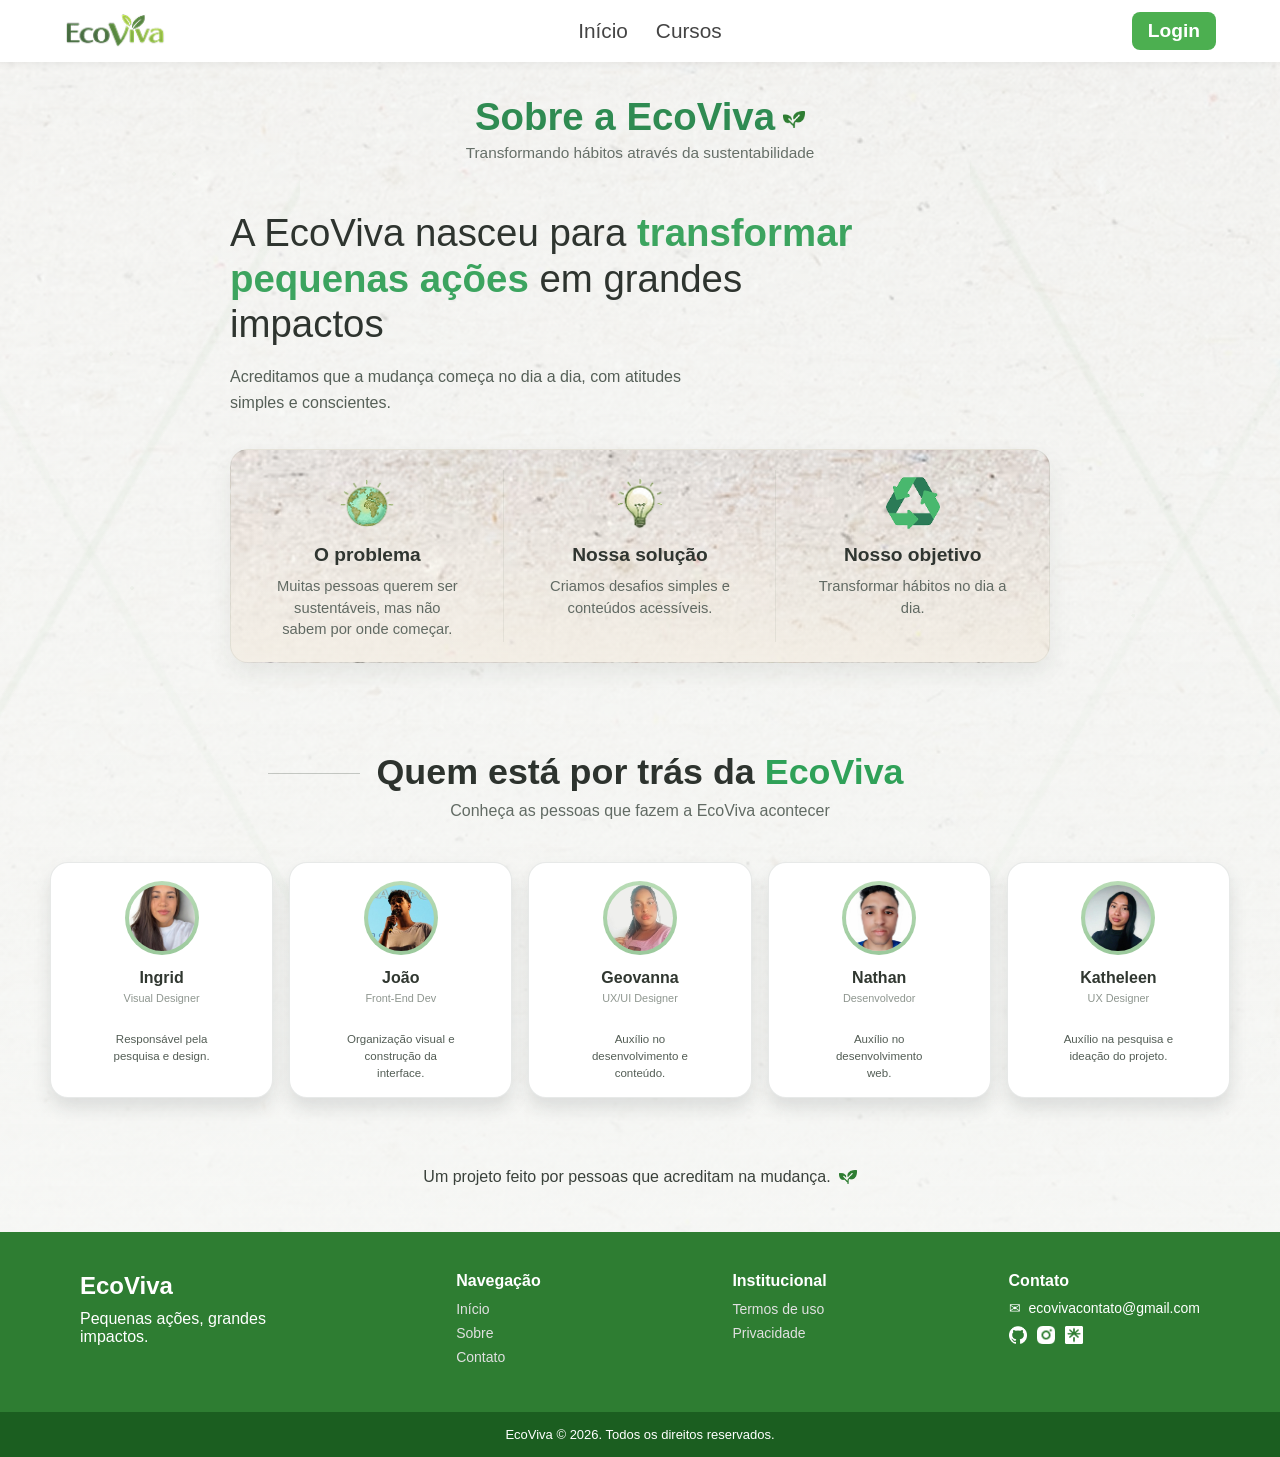
<file: pages/sobre.html>
<!doctype html>
<html lang="pt-br">
  <head>
    <meta charset="UTF-8" />
    <meta name="viewport" content="width=device-width, initial-scale=1.0" />

    <link rel="stylesheet" href="/css/global.css" />
    <link rel="stylesheet" href="/css/header.css" />
    <link rel="stylesheet" href="/css/footer.css" />
    <link rel="stylesheet" href="/css/sobre.css" />

    <title>Sobre | EcoViva</title>
  </head>

  <body>
    <div id="header"></div>

    <main class="about-page">
      <section class="about-hero">
        <div class="container">
          <div class="about-hero-content">
            <div class="about-title-block">
              <div class="about-title-row">
                <h1>Sobre a EcoViva</h1>
                <img
                  src="/assets/sobre/icons/leaf-icon.png"
                  alt="Ícone de folha"
                  class="about-title-icon"
                />
              </div>

              <p class="about-subtitle">
                Transformando hábitos através da sustentabilidade
              </p>
            </div>

            <div class="about-intro">
              <h2>
                A EcoViva nasceu para
                <span>transformar pequenas ações</span>
                em grandes impactos
              </h2>

              <p>
                Acreditamos que a mudança começa no dia a dia, com atitudes
                simples e conscientes.
              </p>
            </div>

            <div class="about-pillars">
              <article class="pillar-card">
                <div class="pillar-icon">
                  <img
                    src="/assets/sobre/icons/mundo-icone.png"
                    alt="Ícone do problema"
                  />
                </div>

                <h3>O problema</h3>
                <p>
                  Muitas pessoas querem ser sustentáveis, mas não sabem por onde
                  começar.
                </p>
              </article>

              <article class="pillar-card">
                <div class="pillar-icon">
                  <img
                    src="/assets/sobre/icons/solucao-icon.png"
                    alt="Ícone da solução"
                  />
                </div>

                <h3>Nossa solução</h3>
                <p>Criamos desafios simples e conteúdos acessíveis.</p>
              </article>

              <article class="pillar-card">
                <div class="pillar-icon">
                  <img
                    src="/assets/sobre/icons/reciclagem-icon.png"
                    alt="Ícone do objetivo"
                  />
                </div>

                <h3>Nosso objetivo</h3>
                <p>Transformar hábitos no dia a dia.</p>
              </article>
            </div>
          </div>
        </div>
      </section>

      <section class="team-section">
        <div class="container">
          <div class="section-title">
            <h2>Quem está por trás da <span>EcoViva</span></h2>
            <p>Conheça as pessoas que fazem a EcoViva acontecer</p>
          </div>

          <div class="team-grid">
            <article class="team-card">
              <div class="team-avatar">
                <img
                  src="/assets/sobre/members/ingrid.jpeg"
                  alt="Foto de Ingrid"
                />
              </div>

              <h3>Ingrid</h3>
              <span class="team-role">Visual Designer</span>
              <p>Responsável pela pesquisa e design.</p>
            </article>

            <article class="team-card">
              <div class="team-avatar">
                <img src="/assets/sobre/members/joao.png" alt="Foto de João" />
              </div>

              <h3>João</h3>
              <span class="team-role">Front-End Dev</span>
              <p>Organização visual e construção da interface.</p>
            </article>

            <article class="team-card">
              <div class="team-avatar">
                <img
                  src="/assets/sobre/members/geovanna.jpg"
                  alt="Foto de Geovanna"
                />
              </div>

              <h3>Geovanna</h3>
              <span class="team-role">UX/UI Designer</span>
              <p>Auxílio no desenvolvimento e conteúdo.</p>
            </article>

            <article class="team-card">
              <div class="team-avatar">
                <img
                  src="/assets/sobre/members/nathan.png"
                  alt="Foto de Nathan"
                />
              </div>

              <h3>Nathan</h3>
              <span class="team-role">Desenvolvedor</span>
              <p>Auxílio no desenvolvimento web.</p>
            </article>

            <article class="team-card">
              <div class="team-avatar">
                <img
                  src="/assets/sobre/members/ketheleen.jpeg"
                  alt="Foto de Katheleen"
                />
              </div>

              <h3>Katheleen</h3>
              <span class="team-role">UX Designer</span>
              <p>Auxílio na pesquisa e ideação do projeto.</p>
            </article>
          </div>

          <div class="about-bottom-text">
            <p>
              Um projeto feito por pessoas que acreditam na mudança.
              <img
                src="/assets/sobre/icons/leaf-icon.png"
                alt="Ícone de folha"
              />
            </p>
          </div>
        </div>
      </section>
    </main>

    <div id="footer"></div>

    <script src="/js/include.js"></script>
  </body>
</html>
</file>
<file: css/global.css>
* {
  margin: 0;
  padding: 0;
  box-sizing: border-box;
}

:root {
  --green-900: #173f31;
  --green-800: #20513d;
  --green-700: #2f6f4d;
  --green-600: #4d8f62;
  --green-500: #68a66b;
  --green-400: #8fc48a;
  --green-300: #dbead9;
  --green-200: #eef5eb;
  --text-900: #253327;
  --text-700: #49564b;
  --text-500: #748073;
  --white: #ffffff;
  --shadow-soft: 0 10px 24px rgba(25, 43, 31, 0.08);
  --radius-lg: 18px;
  --radius-md: 12px;
  --container: 1180px;
}

html {
  scroll-behavior: smooth;
}

body {
  min-height: 100vh;
  font-family: Arial, Helvetica, sans-serif;
  color: var(--text-900);
  background: var(--white);
}

main,
section,
header,
footer {
  width: 100%;
}

img {
  display: block;
  max-width: 100%;
}

button,
a {
  font: inherit;
}

a {
  color: inherit;
  text-decoration: none;
}

button {
  border: none;
  background: transparent;
  cursor: pointer;
}

ul {
  list-style: none;
}

h1,
h2,
h3,
h4 {
  font-weight: 700;
}

.container {
  width: min(100% - 48px, var(--container));
  margin: 0 auto;
}
</file>
<file: css/header.css>
.header {
  width: 100%;
  position: sticky;
  top: 0;
  z-index: 1000;
  background: rgba(255, 255, 255, 0.85);
  backdrop-filter: blur(8px);
  box-shadow: 0 2px 8px rgba(0, 0, 0, 0.06);
}

.header__container {
  max-width: 1200px;
  margin: 0 auto;
  padding: 12px 24px;

  display: flex;
  align-items: center;
  justify-content: space-between;
}

/* LOGO */
.header__logo {
  font-size: 1.8rem;
  font-weight: 700;
  color: #2e7d32;
}

.header__logo span {
  color: #66bb6a;
}

/* NAV */
.header__nav {
  display: flex;
  gap: 28px;
}

.header__link {
  position: relative;
  font-size: 1.3rem;
  color: #444;
  transition: 0.2s;
}

.header__link::after {
  content: "";
  position: absolute;
  left: 0;
  bottom: -4px;
  width: 0%;
  height: 2px;
  background: #4caf50;
  transition: 0.2s;
}

.header__link:hover {
  color: #2e7d32;
}

.header__link:hover::after {
  width: 100%;
}

/* LOGIN BUTTON */
.header__login {
  padding: 8px 16px;
  border-radius: 8px;
  background: #4caf50;
  color: #fff;
  font-size: 1.2rem;
  font-weight: 600;
  transition: 0.2s;
}

.header__login:hover {
  background: #43a047;
}

/* ACTIONS */
.header__actions {
  display: flex;
  align-items: center;
  gap: 16px;
}

/* MOBILE MENU BUTTON */
.header__menu-btn {
  display: none;
  flex-direction: column;
  gap: 4px;
}

.header__menu-btn span {
  width: 22px;
  height: 2px;
  background: #333;
}

/* LOGO IMAGE */
.header__logo img {
  height: 36px;
  width: auto;
  object-fit: contain;
  display: block;
}

/* RESPONSIVO */
@media (max-width: 768px) {
  .header__nav {
    position: absolute;
    top: 60px;
    left: 0;
    width: 100%;

    background: white;
    flex-direction: column;
    align-items: center;
    padding: 20px 0;

    display: none;
  }

  .header__nav.active {
    display: flex;
  }

  .header__menu-btn {
    display: flex;
  }
}
</file>
<file: css/footer.css>
.footer {
  background-color: #2e7d32;
  color: #ffffff;
  margin-top: 0;
}

.footer-container {
  display: flex;
  justify-content: space-between;
  flex-wrap: wrap;
  padding: 40px 80px;
}

.footer-brand {
  max-width: 250px;
}

.logo {
  font-size: 24px;
  font-weight: bold;
  margin-bottom: 10px;
}

.footer-column {
  min-width: 150px;
}

.footer-column h3 {
  font-size: 16px;
  margin-bottom: 10px;
}

.footer-column ul {
  list-style: none;
  padding: 0;
}

.footer-column ul li {
  margin-bottom: 6px;
}

.footer-column a {
  text-decoration: none;
  color: #e0e0e0;
  font-size: 14px;
}

.footer-column a:hover {
  color: #ffffff;
}

.footer-contact .email {
  display: flex;
  align-items: center;
  font-size: 14px;
  margin-bottom: 10px;
}

.footer-contact .icon {
  margin-right: 8px;
}

.social-icons {
  display: flex;
  gap: 10px;
}

.social-icons img {
  width: 18px;
  height: 18px;
  filter: brightness(0) invert(1);
  cursor: pointer;
}

.footer-bottom {
  background-color: #1b5e20;
  text-align: center;
  padding: 15px;
  font-size: 13px;
}
</file>
<file: css/cadastro.css>
.register-page {
  min-height: 100vh;
  position: relative;
  overflow-x: hidden;
  background:
    linear-gradient(rgba(245, 247, 244, 0), rgba(245, 247, 244, 0.78)),
    url("../assets/commum/background/textura_papelao.png") repeat;
}

.register-page::before,
.register-page::after {
  content: "";
  position: absolute;
  pointer-events: none;
  opacity: 0.28;
  z-index: 0;
}

.register-page::before {
  top: 30px;
  left: -120px;
  width: 420px;
  height: 900px;
  background:
    radial-gradient(
      circle at 72% 12%,
      rgba(142, 186, 137, 0.18) 0 2px,
      transparent 2px
    ),
    radial-gradient(
      circle at 60% 36%,
      rgba(142, 186, 137, 0.18) 0 2px,
      transparent 2px
    ),
    radial-gradient(
      circle at 55% 60%,
      rgba(142, 186, 137, 0.18) 0 2px,
      transparent 2px
    ),
    linear-gradient(
      120deg,
      transparent 49.3%,
      rgba(142, 186, 137, 0.12) 49.7%,
      rgba(142, 186, 137, 0.12) 50.3%,
      transparent 50.7%
    ),
    linear-gradient(
      60deg,
      transparent 49.3%,
      rgba(142, 186, 137, 0.08) 49.7%,
      rgba(142, 186, 137, 0.08) 50.3%,
      transparent 50.7%
    );
  background-repeat: no-repeat;
}

.register-page::after {
  top: 20px;
  right: -130px;
  width: 430px;
  height: 900px;
  background:
    radial-gradient(
      circle at 30% 14%,
      rgba(142, 186, 137, 0.18) 0 2px,
      transparent 2px
    ),
    radial-gradient(
      circle at 38% 36%,
      rgba(142, 186, 137, 0.18) 0 2px,
      transparent 2px
    ),
    radial-gradient(
      circle at 40% 62%,
      rgba(142, 186, 137, 0.18) 0 2px,
      transparent 2px
    ),
    linear-gradient(
      60deg,
      transparent 49.3%,
      rgba(142, 186, 137, 0.12) 49.7%,
      rgba(142, 186, 137, 0.12) 50.3%,
      transparent 50.7%
    ),
    linear-gradient(
      120deg,
      transparent 49.3%,
      rgba(142, 186, 137, 0.08) 49.7%,
      rgba(142, 186, 137, 0.08) 50.3%,
      transparent 50.7%
    );
  background-repeat: no-repeat;
}

.register-section {
  position: relative;
  z-index: 1;
  padding: 34px 0 42px;
}

.register-header {
  text-align: center;
  margin-bottom: 18px;
}

.register-header h1 {
  font-size: clamp(2.2rem, 3.4vw, 3.3rem);
  line-height: 1.05;
  color: #43a047;
  font-weight: 800;
  margin-bottom: 6px;
}

.register-header p {
  font-size: 1rem;
  color: #2f352f;
  font-weight: 600;
}

.register-card {
  width: 100%;
  max-width: 520px;
  margin: 0 auto;
  background:
    linear-gradient(rgba(244, 239, 230, 0.83), rgba(244, 239, 230, 0.83)),
    url("../assets/commum/background/textura_papelao.png") repeat;
  border: 1px solid rgba(56, 74, 60, 0.08);
  border-radius: 18px;
  box-shadow: 0 12px 26px rgba(34, 45, 38, 0.09);
  padding: 18px 22px 16px;
}

.register-form {
  display: grid;
  gap: 10px;
}

.form-group {
  display: grid;
  gap: 6px;
}

.form-group label {
  font-size: 0.8rem;
  font-weight: 700;
  color: #474f47;
}

.form-group input,
.form-group select {
  width: 100%;
  height: 40px;
  border: 1px solid rgba(73, 82, 74, 0.12);
  border-radius: 999px;
  background: #ffffff;
  padding: 0 14px;
  font-size: 0.9rem;
  color: #353b35;
  outline: none;
  transition:
    border-color 0.2s ease,
    box-shadow 0.2s ease;
}

.form-group input::placeholder {
  color: #9ca59d;
}

.form-group input:focus,
.form-group select:focus {
  border-color: rgba(67, 160, 71, 0.45);
  box-shadow: 0 0 0 3px rgba(67, 160, 71, 0.12);
}

.input-with-icon {
  position: relative;
}

.input-with-icon input {
  padding-left: 42px;
  padding-right: 42px;
}

.input-icon {
  position: absolute;
  top: 50%;
  left: 14px;
  transform: translateY(-50%);
  width: 16px;
  height: 16px;
  display: inline-flex;
  align-items: center;
  justify-content: center;
  opacity: 0.7;
}

.input-icon img {
  width: 100%;
  height: 100%;
  object-fit: contain;
}

.toggle-password {
  position: absolute;
  top: 50%;
  right: 12px;
  transform: translateY(-50%);
  width: 22px;
  height: 22px;
  border: 0;
  background: transparent;
  padding: 0;
  cursor: pointer;
  opacity: 0.7;
}

.toggle-password img {
  width: 100%;
  height: 100%;
  object-fit: contain;
}

.birthdate-row {
  display: grid;
  grid-template-columns: repeat(3, minmax(0, 1fr));
  gap: 12px;
}

.birthdate-row select {
  appearance: none;
  background-image:
    linear-gradient(45deg, transparent 50%, #7f857f 50%),
    linear-gradient(135deg, #7f857f 50%, transparent 50%);
  background-position:
    calc(100% - 18px) 17px,
    calc(100% - 12px) 17px;
  background-size:
    6px 6px,
    6px 6px;
  background-repeat: no-repeat;
  padding-right: 28px;
}

.terms-group {
  margin-top: 2px;
}

.checkbox-row {
  display: flex;
  align-items: flex-start;
  gap: 8px;
  font-size: 0.8rem;
  color: #5d655d;
  line-height: 1.45;
  cursor: pointer;
}

.checkbox-row input {
  margin-top: 2px;
  accent-color: #43a047;
}

.checkbox-row a {
  color: #43a047;
  font-weight: 600;
}

.submit-button {
  width: 100%;
  height: 40px;
  border: 0;
  border-radius: 999px;
  background: linear-gradient(180deg, #4caf50 0%, #42a248 100%);
  color: #ffffff;
  font-size: 0.92rem;
  font-weight: 700;
  cursor: pointer;
  transition:
    filter 0.2s ease,
    transform 0.2s ease;
}

.submit-button:hover {
  filter: brightness(0.96);
  transform: translateY(-1px);
}

.login-link {
  text-align: center;
  font-size: 0.82rem;
  color: #646c64;
}

.login-link a {
  color: #43a047;
  font-weight: 700;
}

@media (max-width: 640px) {
  .register-section {
    padding-top: 26px;
  }

  .register-header h1 {
    font-size: 1.9rem;
  }

  .register-header p {
    font-size: 0.92rem;
  }

  .register-card {
    padding: 16px 14px;
  }

  .birthdate-row {
    grid-template-columns: 1fr;
    gap: 10px;
  }

  .captcha-box {
    max-width: 100%;
  }
}
</file>
<file: css/cursos.css>
.courses-page {
  background:
    linear-gradient(rgba(255, 255, 255, 0), rgba(255, 255, 255, 0.9)),
    url("/assets/background/textura_papelao.png") repeat;
}

/* HERO */
.courses-hero {
  position: relative;
  overflow: hidden;
  border-bottom: 1px solid rgba(32, 81, 61, 0.08);
  background: linear-gradient(
    180deg,
    rgba(241, 245, 239, 0.96) 0%,
    rgba(246, 248, 244, 0.98) 100%
  );
}

.courses-hero::before,
.courses-hero::after {
  content: "";
  position: absolute;
  inset: auto;
  pointer-events: none;
  opacity: 0.4;
  background-repeat: no-repeat;
  background-size: contain;
}

.courses-hero::before {
  width: 420px;
  height: 420px;
  left: -120px;
  top: 10px;
  background-image:
    radial-gradient(
      circle at center,
      rgba(143, 196, 138, 0.18) 0 2px,
      transparent 2px
    ),
    linear-gradient(
      135deg,
      transparent 46%,
      rgba(143, 196, 138, 0.18) 47%,
      rgba(143, 196, 138, 0.18) 53%,
      transparent 54%
    );
}

.courses-hero::after {
  width: 520px;
  height: 520px;
  right: -150px;
  top: -40px;
  background-image:
    radial-gradient(
      circle at center,
      rgba(143, 196, 138, 0.16) 0 2px,
      transparent 2px
    ),
    linear-gradient(
      45deg,
      transparent 46%,
      rgba(143, 196, 138, 0.16) 47%,
      rgba(143, 196, 138, 0.16) 53%,
      transparent 54%
    );
}

.courses-hero-content {
  position: relative;
  z-index: 1;
  display: grid;
  grid-template-columns: minmax(0, 1fr) 220px;
  gap: 28px;
  align-items: center;
  padding: 30px 0 24px;
}

.courses-hero-text {
  max-width: 700px;
}

.title-row {
  display: flex;
  align-items: center;
  gap: 10px;
  margin-bottom: 8px;
}

.title-row h1 {
  font-size: clamp(2rem, 3vw, 2.6rem);
  line-height: 1.1;
  color: #36403a;
}

.title-icon {
  width: 34px;
  height: 34px;
  object-fit: contain;
}

.courses-hero-text p {
  color: var(--text-700);
  margin-bottom: 18px;
  font-size: 0.96rem;
}

.search-box {
  position: relative;
  width: min(100%, 420px);
  margin-bottom: 14px;
}

.search-box input {
  width: 100%;
  height: 46px;
  padding: 0 18px 0 42px;
  border: 1px solid rgba(32, 81, 61, 0.12);
  border-radius: 12px;
  background: #fff;
  box-shadow: 0 8px 18px rgba(25, 43, 31, 0.08);
  outline: none;
  color: var(--text-900);
}

.search-box input::placeholder {
  color: #9aa49b;
}

.search-icon {
  position: absolute;
  top: 50%;
  left: 14px;
  transform: translateY(-50%);
  color: #8f9a90;
  font-size: 1rem;
}

.filter-tags {
  display: flex;
  flex-wrap: wrap;
  gap: 8px;
}

.filter-tag {
  min-height: 30px;
  padding: 0 12px;
  border: 1px solid rgba(47, 111, 77, 0.18);
  border-radius: 999px;
  background: #f4f7f2;
  color: #4d6252;
  font-size: 0.8rem;
  transition: 0.2s ease;
}

.filter-tag:hover,
.filter-tag.active {
  background: #dff0dc;
  color: #2f6f4d;
  border-color: rgba(47, 111, 77, 0.28);
}

.courses-hero-image {
  display: flex;
  justify-content: flex-end;
}

.courses-hero-image img {
  width: 100%;
  max-width: 200px;
  border-radius: 0 0 0 24px;
  object-fit: cover;
}

/* SECTIONS */
.recommended-section,
.categories-section,
.all-courses-section,
.suggestion-section {
  padding: 22px 0 28px;
}

.section-header {
  margin-bottom: 18px;
}

.section-header h2 {
  font-size: 1.85rem;
  color: #444b45;
  margin-bottom: 4px;
}

.section-header p {
  font-size: 0.92rem;
  color: #7a847b;
}

.section-header--with-line {
  border-top: 1px solid rgba(32, 81, 61, 0.12);
  padding-top: 18px;
}

/* COURSE GRID */
.course-card-grid {
  display: grid;
  gap: 18px;
}

.course-card-grid--three {
  grid-template-columns: repeat(3, minmax(0, 1fr));
}

.course-card-grid--four {
  grid-template-columns: repeat(4, minmax(0, 1fr));
}

.course-card {
  overflow: hidden;
  background: #fff;
  border: 1px solid rgba(32, 81, 61, 0.1);
  border-radius: 12px;
  box-shadow: 0 8px 18px rgba(25, 43, 31, 0.08);
  transition:
    transform 0.2s ease,
    box-shadow 0.2s ease;
}

.course-card:hover {
  transform: translateY(-3px);
  box-shadow: 0 12px 22px rgba(25, 43, 31, 0.12);
}

.course-card-brand {
  height: 32px;
  padding: 0 12px;
  display: flex;
  align-items: center;
}

.course-card-brand img {
  max-height: 18px;
  width: auto;
  max-width: 100%;
  object-fit: contain;
}

.brand-blue {
  background: linear-gradient(180deg, #2b84d6 0%, #1a6cbc 100%);
}

.brand-green {
  background: linear-gradient(180deg, #37bf17 0%, #2f9f16 100%);
}

.brand-teal {
  background: linear-gradient(180deg, #0ba79b 0%, #06867d 100%);
}

.brand-lime {
  background: linear-gradient(180deg, #7bd14a 0%, #58b62a 100%);
}

.brand-red {
  background: linear-gradient(180deg, #ff2929 0%, #e10f0f 100%);
}

.brand-white {
  background: linear-gradient(180deg, #ffffff 0%, #f2f2f2 100%);
  border-bottom: 1px solid rgba(0, 0, 0, 0.04);
}

.course-card-thumb {
  height: 110px;
  overflow: hidden;
  background: #edf1eb;
}

.course-card-thumb img {
  width: 100%;
  height: 100%;
  object-fit: cover;
}

.course-card-body {
  padding: 16px 14px 14px;
}

.course-card-body h3 {
  min-height: 48px;
  font-size: 1rem;
  line-height: 1.3;
  color: #323a34;
  margin-bottom: 10px;
}

.course-card-body p {
  min-height: 54px;
  color: #6f796f;
  font-size: 0.84rem;
  line-height: 1.45;
  margin-bottom: 10px;
}

.course-card-meta {
  display: flex;
  flex-wrap: wrap;
  gap: 10px;
  justify-content: space-between;
  color: #7f897f;
  font-size: 0.78rem;
  margin-bottom: 12px;
}

.course-button {
  display: inline-flex;
  align-items: center;
  justify-content: center;
  min-height: 34px;
  width: 100%;
  border-radius: 8px;
  background: linear-gradient(180deg, #4daf4f 0%, #3b9741 100%);
  color: #fff;
  font-size: 0.8rem;
  font-weight: 700;
  transition: 0.2s ease;
}

.course-button:hover {
  filter: brightness(0.95);
}

/* CATEGORIES */
.categories-section {
  background:
    linear-gradient(rgba(248, 250, 247, 0.92), rgba(248, 250, 247, 0.92)),
    url("/assets/background/textura_papelao.png") repeat;
  border-top: 1px solid rgba(32, 81, 61, 0.06);
  border-bottom: 1px solid rgba(32, 81, 61, 0.06);
}

.categories-grid {
  display: grid;
  grid-template-columns: repeat(4, minmax(0, 1fr));
  gap: 16px;
}

.category-card {
  display: flex;
  align-items: center;
  gap: 12px;
  min-height: 88px;
  padding: 16px;
  border-radius: 12px;
  background: #fff;
  border: 1px solid rgba(32, 81, 61, 0.1);
  box-shadow: 0 8px 18px rgba(25, 43, 31, 0.05);
  transition: 0.2s ease;
}

.category-card:hover {
  transform: translateY(-2px);
}

.category-card img {
  width: 36px;
  height: 36px;
  object-fit: contain;
  flex-shrink: 0;
}

.category-card strong {
  display: block;
  color: #3a433c;
  font-size: 0.95rem;
  margin-bottom: 4px;
}

.category-card span {
  color: #899288;
  font-size: 0.8rem;
}

/* SUGGESTION */
.suggestion-box {
  display: grid;
  grid-template-columns: 84px 1fr auto;
  gap: 18px;
  align-items: center;
  padding: 18px 22px;
  border-top: 1px solid rgba(32, 81, 61, 0.12);
  background: linear-gradient(180deg, #f5f7f4 0%, #eef3ec 100%);
}

.suggestion-icon {
  display: flex;
  justify-content: center;
}

.suggestion-icon img {
  width: 48px;
  height: 48px;
  object-fit: contain;
  opacity: 0.65;
}

.suggestion-content h2 {
  font-size: 2rem;
  color: #494f49;
  margin-bottom: 6px;
}

.suggestion-content p {
  max-width: 620px;
  color: #6f786f;
  line-height: 1.5;
}

.suggestion-button {
  display: inline-flex;
  align-items: center;
  justify-content: center;
  min-width: 130px;
  min-height: 40px;
  padding: 0 18px;
  border-radius: 8px;
  background: linear-gradient(180deg, #4daf4f 0%, #3b9741 100%);
  color: #fff;
  font-weight: 700;
  font-size: 0.82rem;
  white-space: nowrap;
}

/* RESPONSIVO */
@media (max-width: 1080px) {
  .course-card-grid--four {
    grid-template-columns: repeat(2, minmax(0, 1fr));
  }

  .categories-grid {
    grid-template-columns: repeat(2, minmax(0, 1fr));
  }

  .suggestion-box {
    grid-template-columns: 84px 1fr;
  }

  .suggestion-button {
    grid-column: 1 / -1;
    width: fit-content;
  }
}

@media (max-width: 860px) {
  .courses-hero-content {
    grid-template-columns: 1fr;
  }

  .courses-hero-image {
    justify-content: flex-start;
  }

  .course-card-grid--three {
    grid-template-columns: 1fr;
  }
}

@media (max-width: 640px) {
  .container {
    width: min(100% - 28px, var(--container));
  }

  .courses-hero {
    padding-top: 10px;
  }

  .section-header h2,
  .suggestion-content h2 {
    font-size: 1.5rem;
  }

  .course-card-grid--four,
  .categories-grid {
    grid-template-columns: 1fr;
  }

  .suggestion-box {
    grid-template-columns: 1fr;
    text-align: center;
  }

  .suggestion-icon,
  .suggestion-button {
    justify-content: center;
  }

  .suggestion-button {
    width: 100%;
  }
}
</file>
<file: css/eco30.css>
:root {
  --eco30-green: #4caf50;
  --eco30-green-dark: #2f8f44;
  --eco30-green-soft: #d9f0dc;
  --eco30-gray-900: #373737;
  --eco30-gray-700: #6f6f6f;
  --eco30-gray-500: #9d9d9d;
  --eco30-gray-300: #d7d7d7;
  --eco30-gray-200: #ededed;
  --eco30-card: rgba(255, 255, 255, 0.9);
  --eco30-shadow: 0 4px 16px rgba(0, 0, 0, 0.12);
}

.eco30-page {
  background-image: url("../assets/commum/background/textura_papelao.png");
  background-repeat: repeat;
  background-size: 600px auto;
}

.eco30-hero {
  min-height: 320px;
  display: flex;
  align-items: center;
  padding: 56px 0;
  background:
    linear-gradient(rgba(245, 248, 245, 0.9), rgba(245, 248, 245, 0.9)),
    radial-gradient(
      circle at 20% 20%,
      rgba(76, 175, 80, 0.08),
      transparent 24%
    ),
    radial-gradient(
      circle at 80% 30%,
      rgba(76, 175, 80, 0.08),
      transparent 22%
    ),
    radial-gradient(
      circle at 65% 75%,
      rgba(76, 175, 80, 0.06),
      transparent 20%
    ),
    linear-gradient(135deg, rgba(76, 175, 80, 0.08) 1px, transparent 1px),
    linear-gradient(45deg, rgba(76, 175, 80, 0.06) 1px, transparent 1px);
  background-size:
    auto,
    auto,
    auto,
    auto,
    120px 120px,
    140px 140px;
  border-bottom: 1px solid rgba(0, 0, 0, 0.05);
}

.eco30-hero__content {
  max-width: 520px;
  margin: 0 auto;
  text-align: left;
}

.eco30-hero__title {
  margin-bottom: 10px;
  font-size: clamp(2rem, 4vw, 3.2rem);
  line-height: 1.05;
  color: #404040;
}

.eco30-hero__title span {
  color: var(--eco30-green);
}

.eco30-hero__progress {
  width: 100%;
  max-width: 360px;
  height: 16px;
  overflow: hidden;
  border-radius: 999px;
  background: #f3f3f3;
  box-shadow: inset 0 1px 2px rgba(0, 0, 0, 0.08);
}

.eco30-hero__progress-fill {
  width: 0%;
  height: 100%;
  border-radius: inherit;
  background: linear-gradient(
    90deg,
    var(--eco30-green-dark),
    var(--eco30-green)
  );
  transition: width 0.3s ease;
}

.eco30-hero__text {
  margin-top: 10px;
  font-size: 1.3rem;
  color: var(--eco30-gray-700);
}

.eco30-hero__button {
  margin-top: 18px;
  min-width: 220px;
  padding: 13px 24px;
  border-radius: 12px;
  background: linear-gradient(180deg, #57bf5f, #43a84b);
  color: #fff;
  font-weight: 700;
  box-shadow: 0 8px 14px rgba(76, 175, 80, 0.28);
  transition:
    transform 0.2s ease,
    box-shadow 0.2s ease;
}

.eco30-hero__button:hover {
  transform: translateY(-1px);
  box-shadow: 0 10px 18px rgba(76, 175, 80, 0.35);
}

.eco30-content {
  padding: 42px 0 72px;
}

.journey {
  margin-bottom: 34px;
}

.journey__title {
  margin-bottom: 18px;
  font-size: 2rem;
  color: var(--eco30-green-dark);
}

.journey__top {
  display: flex;
  align-items: center;
  justify-content: space-between;
  gap: 24px;
}

.journey__track {
  display: flex;
  align-items: center;
  flex: 1;
  max-width: 680px;
}

.journey__step {
  flex-shrink: 0;
  width: 38px;
  height: 38px;
  display: grid;
  place-items: center;
  border: 2px solid #8a8a8a;
  border-radius: 50%;
  background: #fff;
  color: #666;
  font-weight: 700;
}

.journey__step--active {
  border-color: var(--eco30-green);
  color: var(--eco30-green);
}

.journey__step--done {
  background: var(--eco30-green);
  border-color: var(--eco30-green);
  color: #fff;
  box-shadow: 0 4px 10px rgba(76, 175, 80, 0.22);
}

.journey__line {
  position: relative;
  flex: 1;
  height: 3px;
  margin: 0 10px;
  border-radius: 999px;
  background: #a7a7a7;
}

.journey__line-fill {
  width: 0%;
  height: 100%;
  border-radius: inherit;
  background: var(--eco30-green);
  transition: width 0.3s ease;
}

.journey__badge {
  min-width: 170px;
  display: inline-flex;
  align-items: center;
  justify-content: center;
  gap: 8px;
  padding: 8px 14px;
  border-radius: 999px;
  background: #7a7a7a;
  color: #fff;
  font-size: 1.2rem;
  box-shadow: var(--eco30-shadow);
}

.journey__badge--active {
  background: linear-gradient(180deg, #57bf5f, #43a84b);
}

.journey__badge-dot {
  width: 8px;
  height: 8px;
  border-radius: 50%;
  background: #ff9b2f;
}

.challenge-card {
  display: grid;
  grid-template-columns: minmax(0, 1.8fr) minmax(220px, 0.9fr);
  gap: 18px;
  padding: 18px 18px 16px;
  margin-bottom: 48px;
  border-radius: 16px;
  background: var(--eco30-card);
  box-shadow: var(--eco30-shadow);
}

.challenge-card__main {
  display: flex;
  flex-direction: column;
}

.challenge-card__header {
  display: flex;
  align-items: center;
  gap: 10px;
  padding-bottom: 12px;
  margin-bottom: 14px;
  border-bottom: 1px solid rgba(0, 0, 0, 0.08);
}

.challenge-card__icon {
  width: 20px;
  height: 20px;
  display: grid;
  place-items: center;
  border: 1.5px solid #7ba67d;
  border-radius: 50%;
  color: #7ba67d;
  font-size: 1.1rem;
  font-weight: 700;
}

.challenge-card__header h3 {
  font-size: clamp(2rem, 2.2vw, 2.6rem);
  color: #333;
}

.challenge-card__task {
  margin-bottom: 20px;
  font-size: clamp(2rem, 2vw, 2.45rem);
  line-height: 1.25;
  color: #444;
}

.challenge-card__button {
  width: 100%;
  max-width: 360px;
  min-height: 48px;
  padding: 12px 18px;
  border: 1px solid #bdbdbd;
  border-radius: 12px;
  background: linear-gradient(180deg, #57bf5f, #43a84b);
  color: #fff;
  font-weight: 700;
  transition:
    transform 0.2s ease,
    opacity 0.2s ease;
}

.challenge-card__button:hover {
  transform: translateY(-1px);
}

.challenge-card__button--done {
  background: #ececec;
  color: var(--eco30-green-dark);
  border-color: #cccccc;
}

.challenge-card__info {
  display: flex;
  align-items: center;
  justify-content: center;
  padding: 18px;
  border-radius: 14px;
  background: #f7f7f7;
  color: #666;
  font-size: 1.3rem;
  line-height: 1.5;
  text-align: center;
}

.challenge-card__info--success {
  background: #f2f8f2;
}

.challenge-card__info--success p {
  color: var(--eco30-green-dark);
  font-weight: 700;
}

.eco30-dashboard {
  display: grid;
  grid-template-columns: minmax(280px, 1fr) minmax(250px, 330px);
  justify-content: space-between;
  gap: 28px;
  align-items: start;
}

.dashboard-card {
  border-radius: 14px;
  background: rgba(255, 255, 255, 0.88);
  box-shadow: var(--eco30-shadow);
  overflow: hidden;
}

.dashboard-card__header {
  display: flex;
  align-items: flex-start;
  justify-content: space-between;
  gap: 14px;
  padding: 10px 16px 8px;
  border-bottom: 1px solid rgba(0, 0, 0, 0.08);
  background: rgba(255, 255, 255, 0.7);
}

.dashboard-card__header h3 {
  font-size: 1.8rem;
  color: #444;
}

.dashboard-card__header--center {
  justify-content: center;
}

.dashboard-card__counter {
  text-align: center;
  line-height: 1.1;
}

.dashboard-card__counter-top {
  color: var(--eco30-green-dark);
  font-size: 1.2rem;
  font-weight: 700;
}

.dashboard-card__counter small {
  display: block;
  margin-top: 2px;
  color: #7b7b7b;
  font-size: 1rem;
}

.impact-card__content {
  min-height: 250px;
  display: flex;
  flex-direction: column;
  align-items: center;
  justify-content: center;
  padding: 22px 24px 26px;
  text-align: center;
}

.impact-card__illustration {
  margin-bottom: 16px;
  font-size: 4.8rem;
  line-height: 1;
}

.impact-card__content h4 {
  margin-bottom: 10px;
  font-size: 1.8rem;
  color: #3f3f3f;
}

.impact-card__content p {
  max-width: 320px;
  color: #666;
  font-size: 1.25rem;
  line-height: 1.55;
}

.calendar-card {
  padding-bottom: 12px;
}

.calendar-card__weekdays,
.calendar-card__grid {
  display: grid;
  grid-template-columns: repeat(7, 1fr);
  gap: 8px;
  padding: 14px 16px 0;
}

.calendar-card__weekdays span {
  text-align: center;
  color: #7a7a7a;
  font-size: 1rem;
  font-weight: 700;
}

.calendar-card__day {
  width: 100%;
  aspect-ratio: 1 / 1;
  display: grid;
  place-items: center;
  border-radius: 50%;
  color: #494949;
  font-size: 1.1rem;
  font-weight: 700;
}

.calendar-card__day--empty {
  visibility: hidden;
}

.calendar-card__day--done {
  background: #98d59a;
  color: #fff;
}

.calendar-card__day--today {
  outline: 2px solid #8d8d8d;
  outline-offset: -2px;
}

.calendar-card__legend {
  display: flex;
  justify-content: center;
  gap: 18px;
  padding: 16px 14px 8px;
  color: #666;
  font-size: 1.1rem;
}

.calendar-card__legend-item {
  display: flex;
  align-items: center;
  gap: 6px;
}

.calendar-card__legend-dot {
  width: 10px;
  height: 10px;
  border-radius: 999px;
}

.calendar-card__legend-dot--done {
  background: #98d59a;
}

.calendar-card__legend-dot--pending {
  background: #d7d7d7;
}

@media (max-width: 900px) {
  .journey__top,
  .eco30-dashboard,
  .challenge-card {
    grid-template-columns: 1fr;
    display: grid;
  }

  .journey__top {
    gap: 16px;
  }

  .journey__badge {
    justify-self: start;
  }

  .challenge-card__info {
    min-height: 120px;
  }

  .eco30-dashboard {
    justify-content: stretch;
  }
}

@media (max-width: 640px) {
  .eco30-hero {
    min-height: 280px;
    padding: 44px 0;
  }

  .eco30-hero__content {
    text-align: center;
  }

  .eco30-hero__progress,
  .challenge-card__button,
  .eco30-hero__button {
    max-width: 100%;
  }

  .journey__track {
    width: 100%;
  }

  .challenge-card {
    padding: 16px;
  }

  .challenge-card__task {
    font-size: 1.8rem;
  }

  .calendar-card__weekdays,
  .calendar-card__grid {
    gap: 6px;
    padding-left: 12px;
    padding-right: 12px;
  }
}
</file>
<file: css/login.css>
.auth-page {
  overflow-x: hidden;
}

.login-page {
  position: relative;
  overflow: hidden;
  background:
    linear-gradient(rgba(245, 247, 244, 0), rgba(245, 247, 244, 0.78)),
    url("../assets/commum/background/textura_papelao.png") repeat;
}

.login-page::before,
.login-page::after {
  content: "";
  position: absolute;
  pointer-events: none;
  opacity: 0.24;
  z-index: 0;
}

.login-page::before {
  top: 20px;
  left: -120px;
  width: 380px;
  height: 760px;
  background:
    radial-gradient(
      circle at 72% 12%,
      rgba(142, 186, 137, 0.18) 0 2px,
      transparent 2px
    ),
    radial-gradient(
      circle at 60% 36%,
      rgba(142, 186, 137, 0.18) 0 2px,
      transparent 2px
    ),
    radial-gradient(
      circle at 55% 60%,
      rgba(142, 186, 137, 0.18) 0 2px,
      transparent 2px
    ),
    linear-gradient(
      120deg,
      transparent 49.3%,
      rgba(142, 186, 137, 0.12) 49.7%,
      rgba(142, 186, 137, 0.12) 50.3%,
      transparent 50.7%
    ),
    linear-gradient(
      60deg,
      transparent 49.3%,
      rgba(142, 186, 137, 0.08) 49.7%,
      rgba(142, 186, 137, 0.08) 50.3%,
      transparent 50.7%
    );
  background-repeat: no-repeat;
}

.login-page::after {
  top: 20px;
  right: -120px;
  width: 380px;
  height: 760px;
  background:
    radial-gradient(
      circle at 30% 14%,
      rgba(142, 186, 137, 0.18) 0 2px,
      transparent 2px
    ),
    radial-gradient(
      circle at 38% 36%,
      rgba(142, 186, 137, 0.18) 0 2px,
      transparent 2px
    ),
    radial-gradient(
      circle at 40% 62%,
      rgba(142, 186, 137, 0.18) 0 2px,
      transparent 2px
    ),
    linear-gradient(
      60deg,
      transparent 49.3%,
      rgba(142, 186, 137, 0.12) 49.7%,
      rgba(142, 186, 137, 0.12) 50.3%,
      transparent 50.7%
    ),
    linear-gradient(
      120deg,
      transparent 49.3%,
      rgba(142, 186, 137, 0.08) 49.7%,
      rgba(142, 186, 137, 0.08) 50.3%,
      transparent 50.7%
    );
  background-repeat: no-repeat;
}

.login-section {
  position: relative;
  z-index: 1;
  width: 100%;
  padding: 48px 0 56px;
}

.login-wrapper {
  display: flex;
  justify-content: center;
  align-items: center;
}

.login-card {
  width: 100%;
  max-width: 460px;
  margin: 0 auto;
  padding: 24px 22px 20px;
  border-radius: 22px;
  background:
    linear-gradient(rgba(244, 239, 230, 0), rgba(244, 239, 230, 0.9)),
    url("../assets/commum/background/textura_papelao.png") repeat;
  border: 1px solid rgba(56, 74, 60, 0.08);
  box-shadow: 0 10px 22px rgba(34, 45, 38, 0.08);
}

.login-avatar {
  width: 96px;
  height: 96px;
  margin: 0 auto 18px;
  border-radius: 50%;
  overflow: hidden;
  background: #d8d4cf;
  display: flex;
  align-items: center;
  justify-content: center;
}

.login-avatar img {
  width: 100%;
  height: 100%;
  object-fit: cover;
}

.login-form {
  display: grid;
  gap: 12px;
}

.form-group {
  display: grid;
  gap: 8px;
}

.form-group label {
  font-size: 1rem;
  font-weight: 700;
  color: #474f47;
}

.form-group input {
  width: 100%;
  height: 52px;
  border: 1px solid rgba(73, 82, 74, 0.12);
  border-radius: 999px;
  background: #ffffff;
  padding: 0 18px;
  font-size: 1rem;
  color: #353b35;
  outline: none;
  transition:
    border-color 0.2s ease,
    box-shadow 0.2s ease;
}

.form-group input::placeholder {
  color: #9ca59d;
}

.form-group input:focus {
  border-color: rgba(67, 160, 71, 0.45);
  box-shadow: 0 0 0 3px rgba(67, 160, 71, 0.12);
}

.input-with-icon {
  position: relative;
}

.input-with-icon input {
  padding-left: 50px;
}

.input-icon {
  position: absolute;
  top: 50%;
  left: 18px;
  transform: translateY(-50%);
  width: 17px;
  height: 17px;
  display: inline-flex;
  align-items: center;
  justify-content: center;
  opacity: 0.7;
}

.input-icon img {
  width: 100%;
  height: 100%;
  object-fit: contain;
}

.login-options {
  display: flex;
  align-items: center;
  justify-content: space-between;
  gap: 12px;
  margin-top: 2px;
}

.remember-me {
  display: flex;
  align-items: center;
  gap: 8px;
  font-size: 0.95rem;
  color: #5d655d;
  cursor: pointer;
}

.remember-me input {
  accent-color: #43a047;
}

.forgot-password {
  font-size: 0.95rem;
  color: #43a047;
  font-weight: 600;
}

.login-button {
  width: 100%;
  height: 52px;
  border: 0;
  border-radius: 999px;
  background: linear-gradient(180deg, #4caf50 0%, #42a248 100%);
  color: #ffffff;
  font-size: 1.05rem;
  font-weight: 700;
  cursor: pointer;
  transition:
    filter 0.2s ease,
    transform 0.2s ease;
}

.login-button:hover {
  filter: brightness(0.96);
  transform: translateY(-1px);
}

.divider {
  display: flex;
  align-items: center;
  justify-content: center;
  margin: 2px 0;
}

.divider span {
  font-size: 0.95rem;
  color: #7d847d;
}

.signup-link {
  text-align: center;
  font-size: 1rem;
  color: #646c64;
}

.signup-link a {
  color: #43a047;
  font-weight: 700;
}

@media (max-width: 640px) {
  .login-section {
    padding: 28px 0 36px;
  }

  .login-card {
    max-width: 100%;
    padding: 18px 14px 16px;
    border-radius: 18px;
  }

  .login-avatar {
    width: 82px;
    height: 82px;
    margin-bottom: 16px;
  }

  .form-group label {
    font-size: 0.95rem;
  }

  .form-group input,
  .login-button {
    height: 48px;
    font-size: 0.95rem;
  }

  .input-with-icon input {
    padding-left: 44px;
  }

  .input-icon {
    left: 15px;
    width: 15px;
    height: 15px;
  }

  .login-options {
    flex-direction: column;
    align-items: flex-start;
    gap: 8px;
  }

  .remember-me,
  .forgot-password,
  .signup-link,
  .divider span {
    font-size: 0.9rem;
  }
}
</file>
<file: css/privacidade.css>
.privacy-page {
  min-height: 100vh;
  background:
    linear-gradient(rgba(247, 248, 246, 0), rgba(247, 248, 246, 0.6)),
    url("../assets/commum/background/textura_papelao.png") repeat;
}
.privacy-container {
  position: relative;
  display: flex;
  justify-content: center;
  padding: 40px 0 60px;
}

.privacy-content {
  max-width: 680px;
  width: 100%;
  background:
    linear-gradient(rgba(244, 239, 230, 0), rgba(244, 239, 230, 0.3)),
    url("../assets/commum/background/textura_papelao.png") repeat;
  border-radius: 18px;
  padding: 32px 30px;
  border: 1px solid rgba(56, 74, 60, 0.08);
  box-shadow: 0 12px 26px rgba(34, 45, 38, 0.08);
  position: relative;
}

.privacy-content h1 {
  font-size: 1.6rem;
  color: #2f3530;
  margin-bottom: 22px;
  text-align: center;
}

.privacy-section {
  margin-bottom: 18px;
}

.privacy-section h2 {
  font-size: 0.95rem;
  font-weight: 700;
  color: #2f3530;
  margin-bottom: 6px;
}

.privacy-section p {
  font-size: 0.85rem;
  color: #5f685f;
  line-height: 1.5;
  margin-bottom: 6px;
}

.privacy-section ul {
  padding-left: 18px;
  margin-top: 6px;
}

.privacy-section li {
  font-size: 0.85rem;
  color: #5f685f;
  margin-bottom: 4px;
}

.privacy-footer {
  text-align: center;
  margin-top: 24px;
}

.privacy-footer span {
  color: #3ca45f;
  font-weight: 600;
  font-size: 0.9rem;
}

/* DECORATION */
.privacy-decoration {
  position: absolute;
  top: 20px;
  right: 200px;
  z-index: 2;
  pointer-events: none;
}

.privacy-decoration img {
  width: 220px;
  opacity: 0.9;
  display: block;
}

/* RESPONSIVO */
@media (max-width: 768px) {
  .privacy-content {
    padding: 24px 20px;
  }

  .privacy-decoration {
    display: none;
  }
}
</file>
<file: css/serasa.css>
.serasa-page {
  background:
    linear-gradient(rgba(245, 247, 245, 0), rgba(245, 247, 245, 0.92)),
    url("/assets/commum/background/textura_papelao.png") repeat;
  overflow-x: hidden;
}

/* HERO */
.serasa-hero {
  position: relative;
  min-height: 760px;
  background:
    linear-gradient(
      180deg,
      rgba(8, 15, 24, 0.5) 0%,
      rgba(8, 15, 24, 0.42) 100%
    ),
    url("/assets/serasa/bg/bg-serasa.png");
  background-size: cover;
  background-position: center;
  background-repeat: no-repeat;
  display: flex;
  align-items: flex-start;
  justify-content: center;
}

.serasa-hero-overlay {
  position: absolute;
  inset: 0;
  background: linear-gradient(
    180deg,
    rgba(3, 10, 18, 0.2) 0%,
    rgba(3, 10, 18, 0.28) 100%
  );
}

.serasa-hero-content {
  position: relative;
  z-index: 1;
  text-align: center;
  padding-top: 130px;
  padding-bottom: 110px;
}

.serasa-hero h1 {
  font-size: clamp(2.5rem, 4vw, 4.4rem);
  line-height: 1.08;
  color: #8cc63f;
  margin-bottom: 20px;
  font-weight: 800;
}

.serasa-hero-subtitle {
  max-width: 920px;
  margin: 0 auto 58px;
  color: #ffffff;
  font-size: 1.32rem;
  line-height: 1.7;
}

.serasa-highlight-card {
  width: min(100%, 980px);
  margin: 0 auto;
  padding: 28px 34px;
  border-radius: 24px;
  background: rgba(243, 239, 232, 0.82);
  backdrop-filter: blur(2px);
  display: flex;
  align-items: center;
  justify-content: center;
  gap: 18px;
  box-shadow: 0 10px 28px rgba(0, 0, 0, 0.14);
}

.serasa-highlight-card p {
  font-size: 1.6rem;
  line-height: 1.45;
  color: #3f3f3f;
  max-width: 760px;
}

.serasa-highlight-icon-wrapper {
  width: 54px;
  height: 54px;
  min-width: 54px;
  display: flex;
  align-items: center;
  justify-content: center;
}

.serasa-highlight-icon {
  width: 100%;
  height: 100%;
  object-fit: contain;
  display: block;
}

.serasa-highlight-icon-placeholder {
  display: block;
  width: 54px;
  height: 54px;
  border-radius: 50%;
  background: rgba(46, 141, 53, 0.18);
}

/* CONTEÚDO */
.serasa-content {
  padding: 38px 0 84px;
  background:
    linear-gradient(rgba(245, 247, 245, 0), rgba(245, 247, 245, 0.96)),
    url("/assets/commum/background/textura_papelao.png") repeat;
}

.serasa-section-title {
  display: flex;
  align-items: center;
  gap: 14px;
  margin-bottom: 56px;
}

.serasa-section-title span {
  white-space: nowrap;
  font-size: 2rem;
  font-weight: 800;
  color: #3d3d3d;
}

.serasa-section-title::after {
  content: "";
  width: 100%;
  height: 1px;
  background: rgba(70, 70, 70, 0.35);
}

.serasa-block {
  max-width: 920px;
  margin: 0 auto 56px;
}

.serasa-block h2,
.serasa-practice h3,
.serasa-application-card h3 {
  display: flex;
  align-items: center;
  gap: 12px;
  font-size: 1.7rem;
  color: #3b3b3b;
  margin-bottom: 26px;
  font-weight: 800;
}

.serasa-block p {
  font-size: 1.22rem;
  line-height: 1.38;
  color: #454545;
}

.section-icon-wrapper,
.practice-icon-wrapper,
.application-icon-wrapper,
.quote-icon-wrapper,
.warning-icon-wrapper {
  display: inline-flex;
  align-items: center;
  justify-content: center;
}

.section-icon {
  width: 18px;
  height: 18px;
  object-fit: contain;
}

.section-icon-placeholder {
  width: 18px;
  height: 18px;
  display: inline-block;
  background: #2f8b35;
  clip-path: polygon(50% 100%, 0 0, 100% 0);
}

.practice-icon,
.application-icon,
.quote-icon,
.warning-icon {
  width: 26px;
  height: 26px;
  object-fit: contain;
}

.practice-icon-placeholder,
.application-icon-placeholder,
.quote-icon-placeholder,
.warning-icon-placeholder {
  display: inline-block;
  width: 26px;
  height: 26px;
  border-radius: 50%;
  background: rgba(47, 139, 53, 0.18);
}

/* NA PRÁTICA */
.serasa-practice {
  text-align: center;
  margin: 8px auto 64px;
}

.serasa-practice h3 {
  justify-content: center;
  margin-bottom: 24px;
}

.practice-card {
  width: min(100%, 700px);
  margin: 0 auto;
  background: linear-gradient(180deg, #59c254 0%, #47af46 100%);
  border-radius: 18px;
  padding: 24px 28px;
  box-shadow: 0 10px 18px rgba(69, 141, 71, 0.24);
}

.practice-card p {
  color: #ffffff;
  font-size: 1.18rem;
  line-height: 1.35;
}

/* ALERTA */
.serasa-warning-card {
  width: min(100%, 720px);
  margin: 6px auto 64px;
  background: linear-gradient(180deg, #59c254 0%, #47af46 100%);
  border-radius: 18px;
  padding: 18px 24px;
  display: flex;
  align-items: center;
  justify-content: center;
  gap: 14px;
  box-shadow: 0 10px 18px rgba(69, 141, 71, 0.22);
}

.serasa-warning-card p {
  color: #ffffff;
  text-align: center;
  font-size: 1.1rem;
  line-height: 1.3;
  font-weight: 700;
}

/* APLICAÇÃO */
.serasa-application-card {
  width: min(100%, 980px);
  margin: 36px auto 90px;
  background:
    linear-gradient(rgba(244, 239, 233, 0), rgba(244, 239, 233, 0.94)),
    url("/assets/commum/background/textura_papelao.png") repeat;
  border-radius: 24px;
  padding: 28px 32px;
  box-shadow: 0 10px 22px rgba(0, 0, 0, 0.08);
  text-align: center;
}

.serasa-application-card h3 {
  justify-content: center;
  margin-bottom: 16px;
}

.serasa-application-card p {
  color: #444444;
  font-size: 1.2rem;
  line-height: 1.5;
}

/* CITAÇÃO */
.serasa-quote {
  max-width: 1040px;
  margin: 0 auto;
  text-align: center;
}

.serasa-quote p {
  font-size: 1.35rem;
  line-height: 1.5;
  font-style: italic;
  color: #4d4d4d;
}

.quote-icon-wrapper {
  margin-left: 8px;
  vertical-align: middle;
}

/* RESPONSIVO */
@media (max-width: 992px) {
  .serasa-hero {
    min-height: 620px;
  }

  .serasa-highlight-card {
    flex-direction: column;
    text-align: center;
  }

  .serasa-highlight-card p {
    font-size: 1.28rem;
  }

  .serasa-section-title span {
    white-space: normal;
  }
}

@media (max-width: 768px) {
  .serasa-hero-content {
    padding-top: 110px;
    padding-bottom: 72px;
  }

  .serasa-hero h1 {
    font-size: 2.3rem;
  }

  .serasa-hero-subtitle {
    font-size: 1rem;
    line-height: 1.55;
    margin-bottom: 34px;
  }

  .serasa-highlight-card {
    padding: 22px 18px;
  }

  .serasa-highlight-card p {
    font-size: 1rem;
  }

  .serasa-section-title {
    margin-bottom: 38px;
  }

  .serasa-section-title span {
    font-size: 1.2rem;
  }

  .serasa-block h2,
  .serasa-practice h3,
  .serasa-application-card h3 {
    font-size: 1.2rem;
  }

  .serasa-block p,
  .practice-card p,
  .serasa-application-card p,
  .serasa-quote p {
    font-size: 1rem;
  }

  .serasa-warning-card {
    flex-direction: column;
    padding: 18px;
  }
}

@media (max-width: 520px) {
  .serasa-hero {
    min-height: 540px;
  }

  .serasa-hero h1 {
    font-size: 1.9rem;
  }

  .serasa-highlight-card {
    border-radius: 18px;
  }

  .practice-card,
  .serasa-application-card,
  .serasa-warning-card {
    border-radius: 16px;
  }
}
</file>
<file: css/sobre.css>
.about-page {
  min-height: 100vh;
  background:
    linear-gradient(rgba(247, 248, 246, 0.8), rgba(247, 248, 246, 0.95)),
    url("/assets/commum/background/textura_papelao.png") repeat;
  position: relative;
  overflow-x: hidden;
}

.about-page::before,
.about-page::after {
  content: "";
  position: absolute;
  inset: auto;
  pointer-events: none;
  opacity: 0.35;
  z-index: 0;
}

.about-page::before {
  top: 40px;
  left: -120px;
  width: 420px;
  height: 900px;
  background:
    radial-gradient(
      circle at 70% 8%,
      rgba(142, 186, 137, 0.18) 0 2px,
      transparent 2px
    ),
    radial-gradient(
      circle at 55% 28%,
      rgba(142, 186, 137, 0.18) 0 2px,
      transparent 2px
    ),
    radial-gradient(
      circle at 60% 54%,
      rgba(142, 186, 137, 0.18) 0 2px,
      transparent 2px
    ),
    linear-gradient(
      120deg,
      transparent 49.3%,
      rgba(142, 186, 137, 0.18) 49.7%,
      rgba(142, 186, 137, 0.18) 50.3%,
      transparent 50.7%
    ),
    linear-gradient(
      60deg,
      transparent 49.3%,
      rgba(142, 186, 137, 0.12) 49.7%,
      rgba(142, 186, 137, 0.12) 50.3%,
      transparent 50.7%
    );
  background-repeat: no-repeat;
}

.about-page::after {
  top: 20px;
  right: -120px;
  width: 430px;
  height: 920px;
  background:
    radial-gradient(
      circle at 32% 12%,
      rgba(142, 186, 137, 0.18) 0 2px,
      transparent 2px
    ),
    radial-gradient(
      circle at 40% 34%,
      rgba(142, 186, 137, 0.18) 0 2px,
      transparent 2px
    ),
    radial-gradient(
      circle at 38% 58%,
      rgba(142, 186, 137, 0.18) 0 2px,
      transparent 2px
    ),
    linear-gradient(
      60deg,
      transparent 49.3%,
      rgba(142, 186, 137, 0.18) 49.7%,
      rgba(142, 186, 137, 0.18) 50.3%,
      transparent 50.7%
    ),
    linear-gradient(
      120deg,
      transparent 49.3%,
      rgba(142, 186, 137, 0.12) 49.7%,
      rgba(142, 186, 137, 0.12) 50.3%,
      transparent 50.7%
    );
  background-repeat: no-repeat;
}

.about-hero,
.team-section {
  position: relative;
  z-index: 1;
}

.about-hero {
  padding: 34px 0 54px;
}

.about-hero-content {
  max-width: 820px;
  margin: 0 auto;
}

.about-title-block {
  text-align: center;
  margin-bottom: 48px;
}

.about-title-row {
  display: inline-flex;
  align-items: center;
  gap: 8px;
  margin-bottom: 6px;
}

.about-title-row h1 {
  font-size: clamp(2rem, 3vw, 2.6rem);
  line-height: 1.1;
  color: #2f8b52;
  font-weight: 800;
}

.about-title-icon {
  width: 22px;
  height: 22px;
  object-fit: contain;
  margin-top: 4px;
}

.about-subtitle {
  color: #666f68;
  font-size: 0.96rem;
}

.about-intro {
  max-width: 630px;
  margin-bottom: 34px;
}

.about-intro h2 {
  font-size: clamp(2rem, 3vw, 2.75rem);
  line-height: 1.18;
  color: #2e342f;
  font-weight: 500;
  margin-bottom: 18px;
}

.about-intro h2 span {
  color: #3ca45f;
  font-weight: 700;
}

.about-intro p {
  max-width: 470px;
  color: #555f57;
  font-size: 1rem;
  line-height: 1.6;
}

.about-pillars {
  display: grid;
  grid-template-columns: repeat(3, minmax(0, 1fr));
  gap: 0;
  background:
    linear-gradient(rgba(244, 239, 230, 0), rgba(244, 239, 230, 0.94)),
    url("/assets/commum/background/textura_papelao.png") repeat;
  border: 1px solid rgba(56, 74, 60, 0.08);
  border-radius: 18px;
  overflow: hidden;
  box-shadow: 0 10px 24px rgba(34, 45, 38, 0.08);
}

.pillar-card {
  min-height: 180px;
  padding: 26px 22px 22px;
  text-align: center;
  position: relative;
}

.pillar-card:not(:last-child)::after {
  content: "";
  position: absolute;
  top: 20px;
  right: 0;
  width: 1px;
  height: calc(100% - 40px);
  background: rgba(68, 88, 72, 0.08);
}

.pillar-icon {
  width: 54px;
  height: 54px;
  margin: 0 auto 14px;
  display: flex;
  align-items: center;
  justify-content: center;
}

.pillar-icon img {
  width: 100%;
  height: 100%;
  object-fit: contain;
}

.pillar-card h3 {
  font-size: 1.2rem;
  color: #2f3530;
  margin-bottom: 10px;
  font-weight: 700;
}

.pillar-card p {
  max-width: 190px;
  margin: 0 auto;
  font-size: 0.92rem;
  line-height: 1.45;
  color: #616a63;
}

.team-section {
  padding: 34px 0 46px;
}

.section-title {
  text-align: center;
  margin-bottom: 42px;
}

.section-title h2 {
  display: inline-block;
  font-size: clamp(1.9rem, 2.8vw, 2.6rem);
  line-height: 1.2;
  color: #2d332e;
  margin-bottom: 8px;
  position: relative;
}

.section-title h2::before {
  content: "";
  position: absolute;
  top: 50%;
  left: -108px;
  width: 92px;
  height: 1px;
  background: rgba(64, 77, 67, 0.28);
}

.section-title h2 span {
  color: #2fa158;
  font-weight: 700;
}

.section-title p {
  color: #626b64;
  font-size: 1rem;
}

.team-grid {
  display: grid;
  grid-template-columns: repeat(5, minmax(0, 1fr));
  gap: 16px;
  margin-bottom: 70px;
}

.team-card {
  min-height: 210px;
  padding: 18px 12px 16px;
  border-radius: 18px;
  background: #ffffff;
  border: 1px solid rgba(62, 79, 65, 0.12);
  box-shadow: 0 10px 18px rgba(35, 44, 38, 0.12);
  text-align: center;
}

.team-avatar {
  width: 74px;
  height: 74px;
  margin: 0 auto 14px;
  border-radius: 50%;
  padding: 4px;
  background: linear-gradient(180deg, #b9dcb6 0%, #9bc99c 100%);
  display: flex;
  align-items: center;
  justify-content: center;
}

.team-avatar img {
  width: 100%;
  height: 100%;
  border-radius: 50%;
  object-fit: cover;
  background: #d9ddd8;
}

.team-card h3 {
  font-size: 1rem;
  color: #303730;
  margin-bottom: 4px;
  font-weight: 600;
}

.team-role {
  display: block;
  min-height: 30px;
  font-size: 0.68rem;
  color: #8e968f;
  margin-bottom: 10px;
  line-height: 1.3;
}

.team-card p {
  font-size: 0.72rem;
  line-height: 1.45;
  color: #535d55;
  max-width: 110px;
  margin: 0 auto;
}

.about-bottom-text {
  text-align: center;
}

.about-bottom-text p {
  display: inline-flex;
  align-items: center;
  gap: 8px;
  color: #3a413b;
  font-size: 1rem;
}

.about-bottom-text img {
  width: 18px;
  height: 18px;
  object-fit: contain;
}

@media (max-width: 1100px) {
  .team-grid {
    grid-template-columns: repeat(3, minmax(0, 1fr));
  }
}

@media (max-width: 820px) {
  .about-hero {
    padding: 28px 0 42px;
  }

  .about-title-block {
    margin-bottom: 34px;
  }

  .about-intro {
    margin-bottom: 28px;
  }

  .about-pillars {
    grid-template-columns: 1fr;
  }

  .pillar-card:not(:last-child)::after {
    display: none;
  }

  .pillar-card:not(:last-child) {
    border-bottom: 1px solid rgba(68, 88, 72, 0.08);
  }

  .team-grid {
    grid-template-columns: repeat(2, minmax(0, 1fr));
    margin-bottom: 46px;
  }

  .section-title h2::before {
    display: none;
  }
}

@media (max-width: 540px) {
  .about-title-row h1,
  .section-title h2 {
    font-size: 1.8rem;
  }

  .about-intro h2 {
    font-size: 1.8rem;
  }

  .about-subtitle,
  .section-title p,
  .about-intro p {
    font-size: 0.92rem;
  }

  .team-grid {
    grid-template-columns: 1fr;
  }

  .team-card {
    max-width: 260px;
    margin: 0 auto;
    width: 100%;
  }

  .about-bottom-text p {
    font-size: 0.92rem;
    text-align: center;
  }
}
</file>
